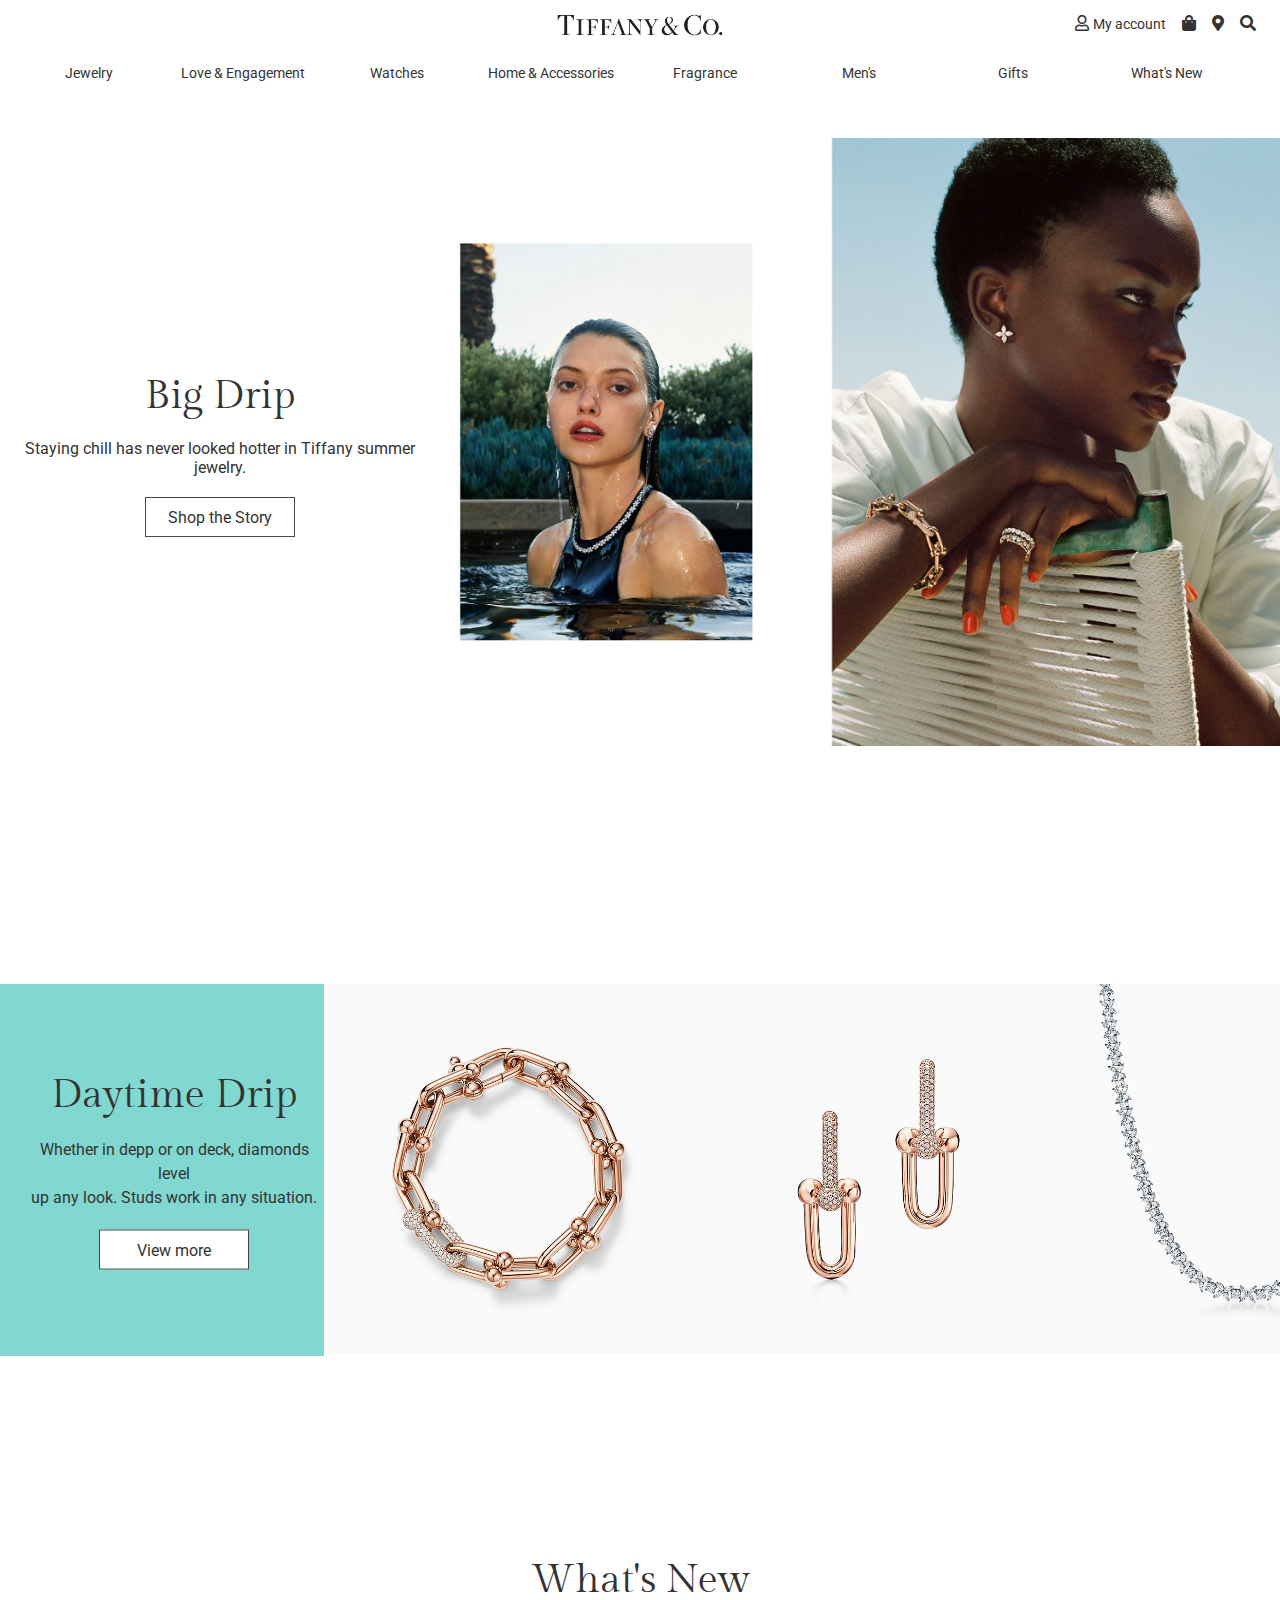
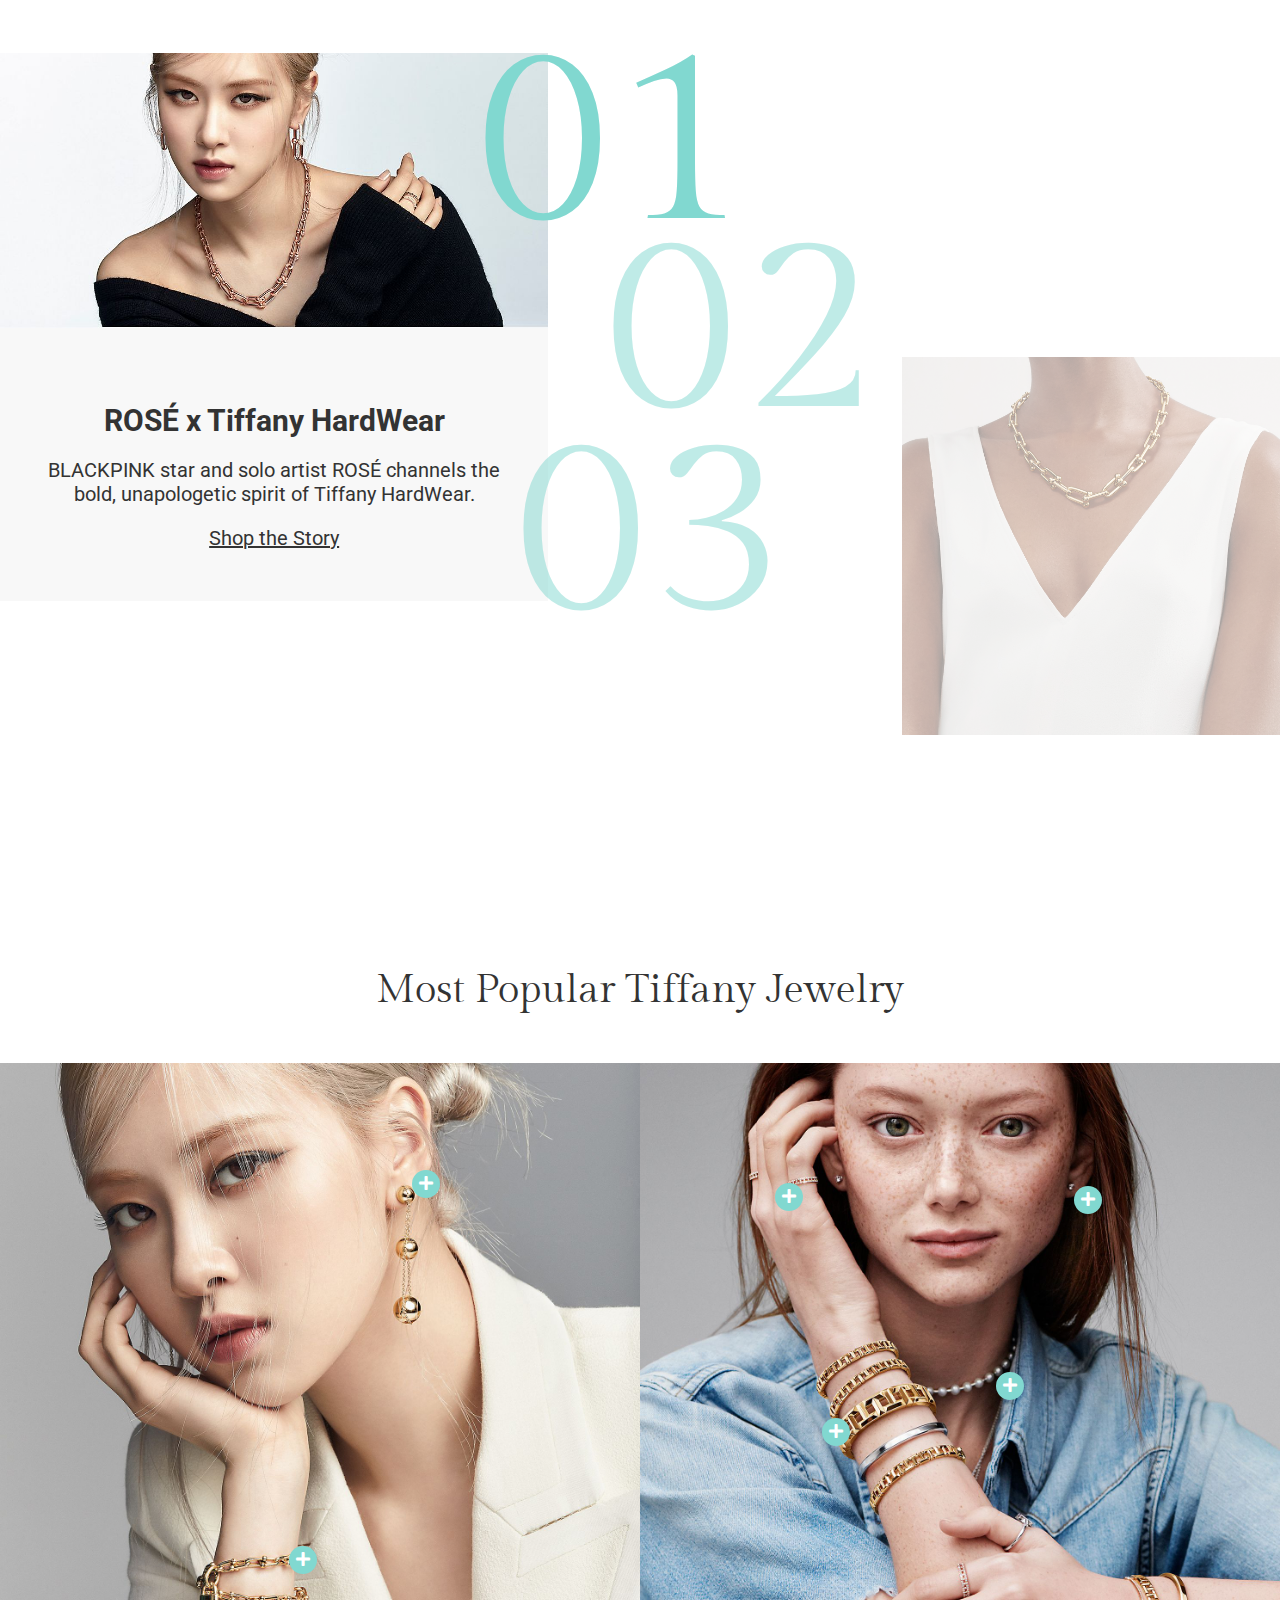
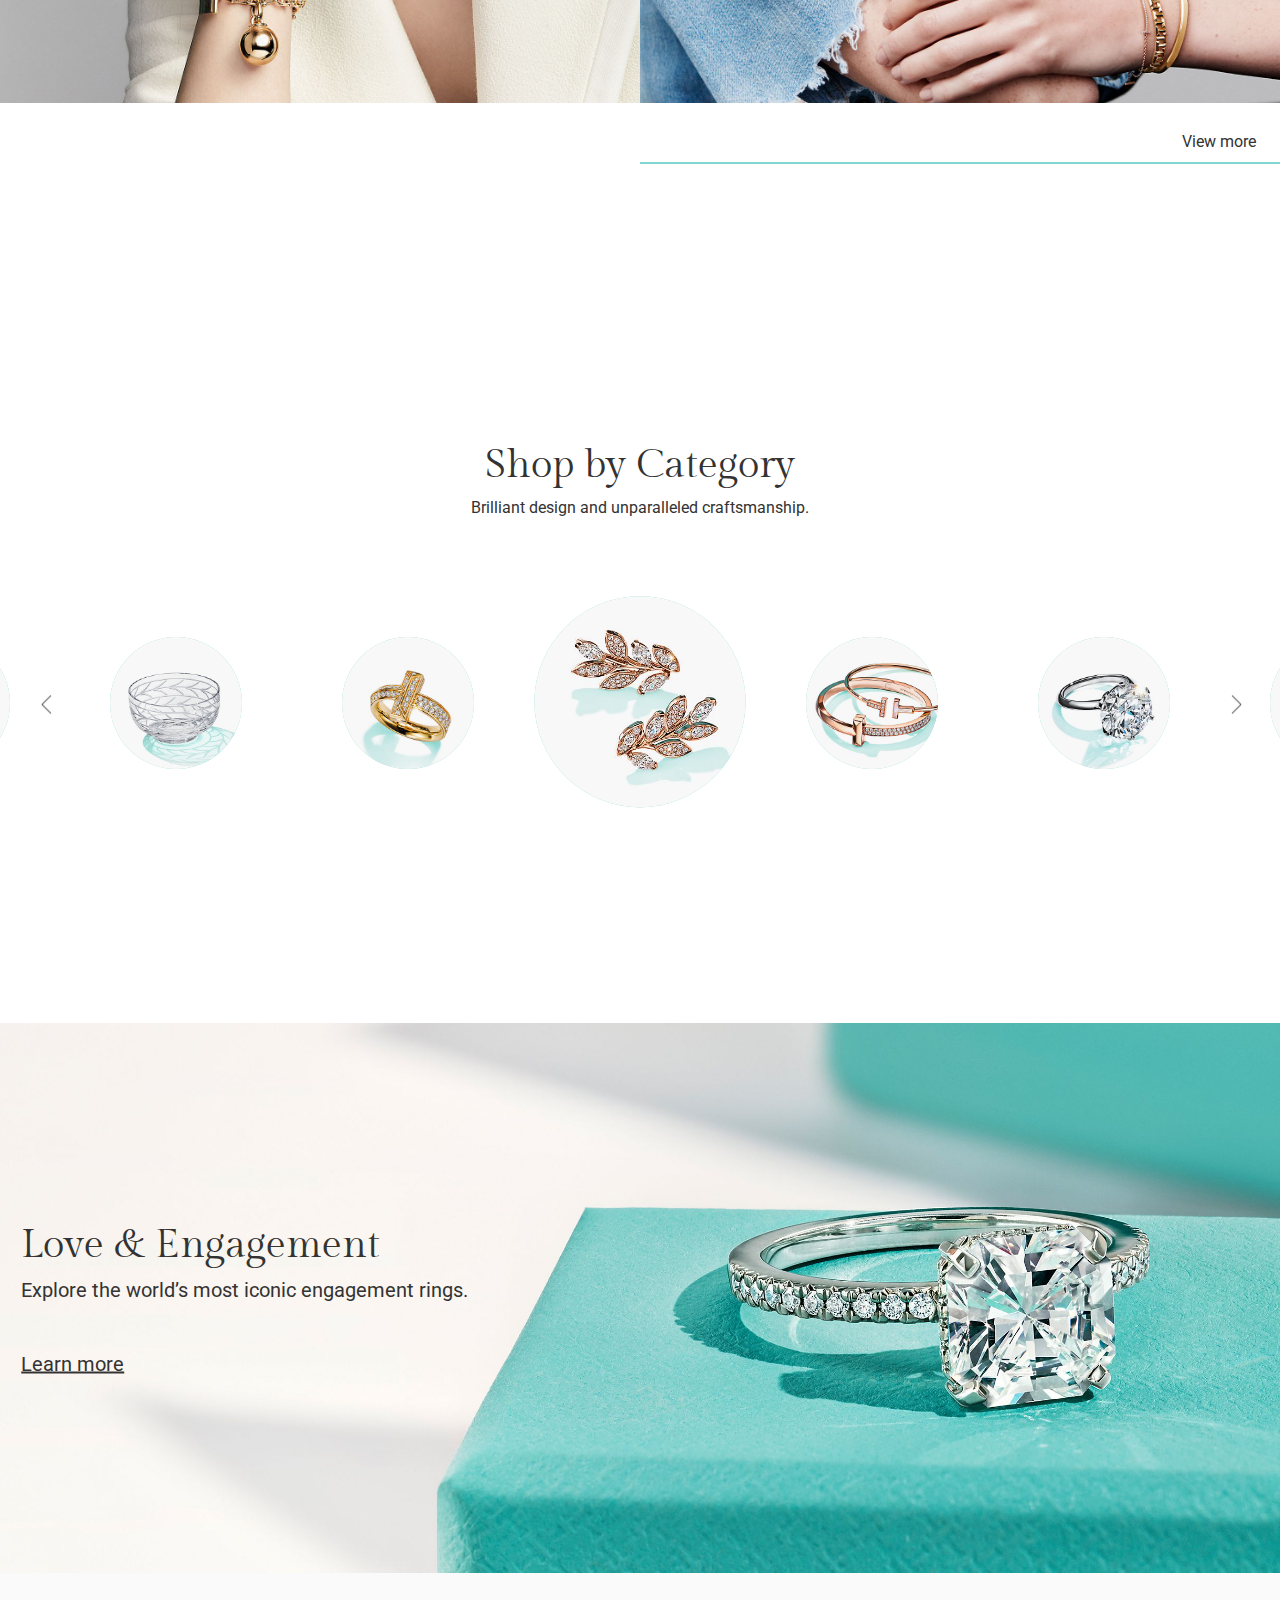
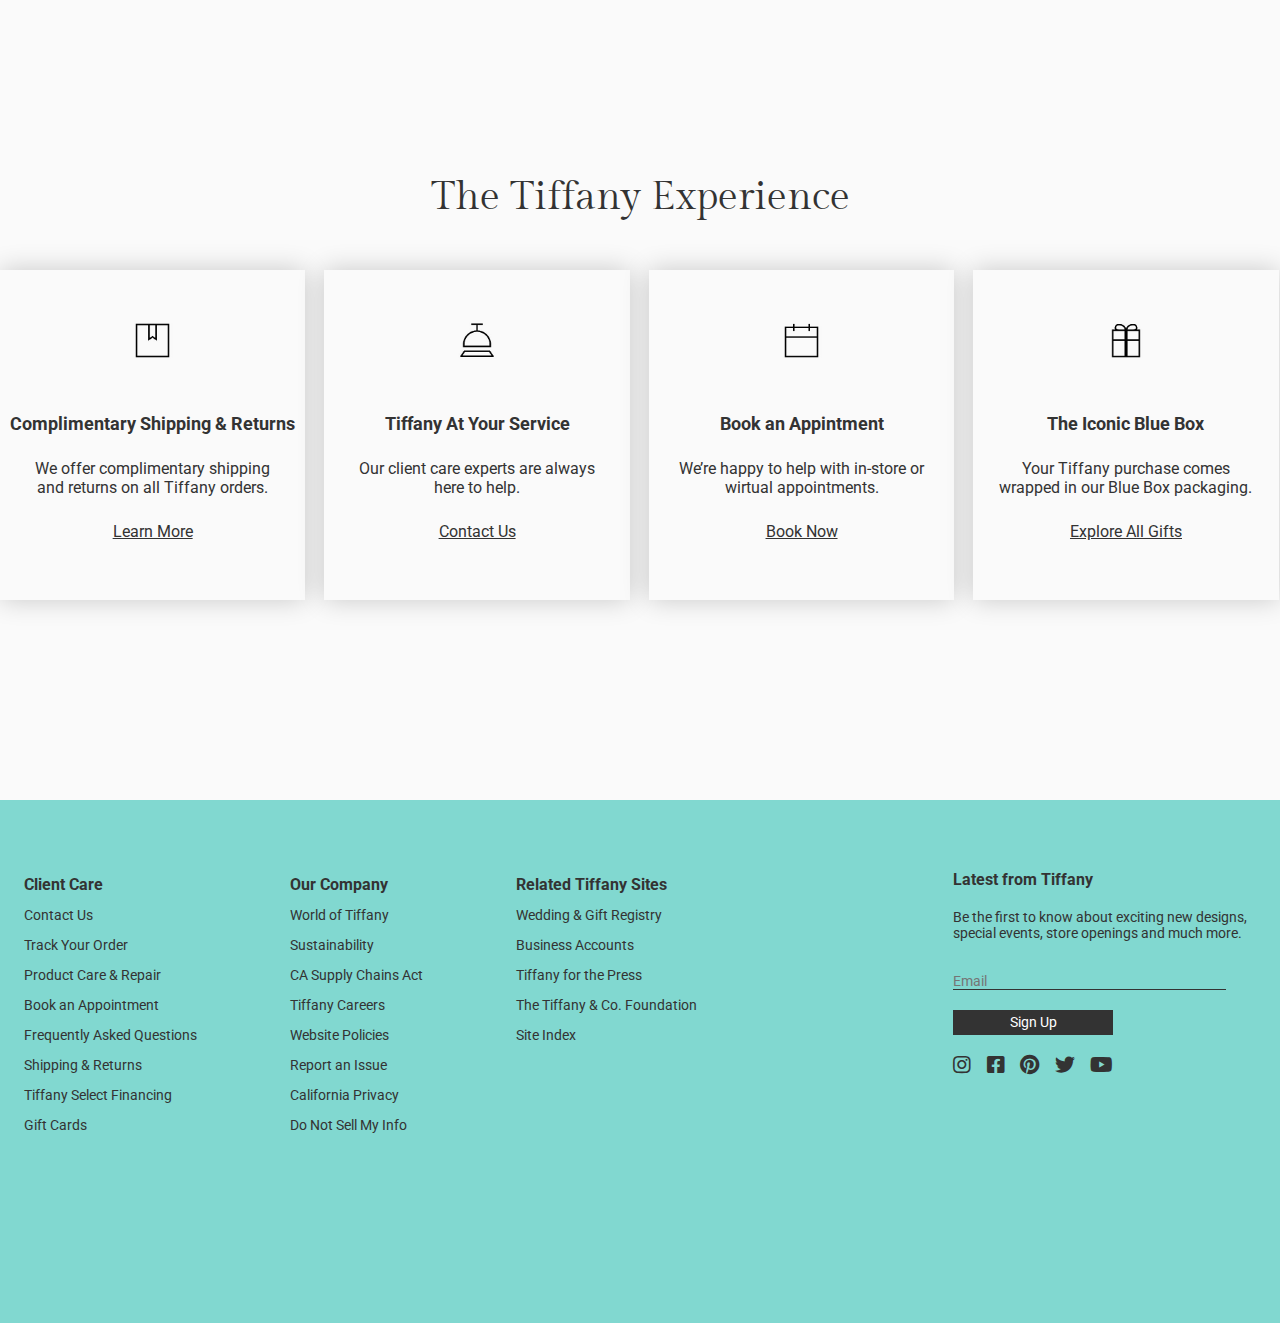
<file: index.html>
<!DOCTYPE html>
<html lang="ko">
<head>
    <meta charset="UTF-8">
    <meta http-equiv="X-UA-Compatible" content="IE=edge">
    <meta name="viewport" content="width=device-width, initial-scale=1.0">
    <title>Tiffany & Co.</title>
    
    <link href="lib/slick/slick.css" rel="stylesheet" />
    <link href="lib/slick/slick-theme.css" rel="stylesheet" />
    <link rel="stylesheet" href="https://cdnjs.cloudflare.com/ajax/libs/font-awesome/5.15.3/css/all.min.css" referrerpolicy="no-referrer" />

    <link href="css/t_common.css" rel="stylesheet" />
    <link href="css/tiffanyandco.css" rel="stylesheet" />
    
    <script src="lib/jquery-3.6.0.min.js"></script>
    <script src="lib/slick/slick.min.js"></script>
    <script src="js/tiffanyandco.js"></script>
</head>
<body>
    <header>
        <div class="header_pc">
            <div class="header01">
                <div class="tiffany_logo"><a href="index.html">tiffany logo</a></div>
                <nav class="menu_icon">
                    <ul>
                        <li>
                            <a href="#">
                                <i class="far fa-user"></i>
                                <span>My account</span>
                            </a>
                        </li>
                        <li>
                            <a href="#"><i class="fas fa-shopping-bag"></i></a>
                        </li>
                        <li>
                            <a href="#"><i class="fas fa-map-marker-alt"></i></a>
                        </li>
                        <li>
                            <a href="#"><i class="fas fa-search"></i></a>
                            <a href="#"><i class="fas fa-times"></i></a>
                        </li>
                    </ul>
                </nav><!-- .menu_icon end -->
                <div class="header_mobile">
                    <div class="m_close m_icon">close<i class="fas fa-times"></i></div>
                    <div class="m_prev m_icon">prev<i class="fas fa-chevron-left"></i></div>
                    <div class="m_menu">
                        <span></span>
                        <span></span>
                        <span></span>
                    </div>
                </div><!-- .header_mobile end -->
            </div><!-- .header01 end -->
            <div class="header02">
                <nav>
                    <ul class="clearfix">
                        <li class="depth01">
                            <a href="#">Jewelry</a>
                        </li><!-- .depth01 end -->
                        <li class="depth01">
                            <a href="#">Love & Engagement</a>
                        </li><!-- .depth01 end -->
                        <li class="depth01">
                            <a href="#">Watches</a>
                        </li><!-- .depth01 end -->
                        <li class="depth01">
                            <a href="#">Home & Accessories</a>
                        </li><!-- .depth01 end -->
                        <li class="depth01">
                            <a href="#">Fragrance</a>
                        </li><!-- .depth01 end -->
                        <li class="depth01">
                            <a href="#">Men's</a>
                        </li><!-- .depth01 end -->
                        <li class="depth01">
                            <a href="#">Gifts</a>
                        </li><!-- .depth01 end -->
                        <li class="depth01">
                            <a href="#">What's New</a>
                        </li><!-- .depth01 end -->
                    </ul>
                    <div class="menu_bar"></div>
                </nav>
            </div><!-- .header02 end -->
            <ul class="menu_whole">
                <li class="depth02">
                    <ul class="depth03">
                        <span>Shop by Category</span>
                        <li><a href="#">Necklaces & Pendants</a></li>
                        <li><a href="#">Bracelets</a></li>
                        <li><a href="#">Earrings</a></li>
                        <li><a href="#">Rings</a></li>
                        <li><a href="#">Charms</a></li>
                        <li class="depth03_all"><a href="#">Explore All Categories ></a></li>
                    </ul><!-- .depth03 end -->
                    <ul class="depth03">
                        <span>Shop by Metal</span>
                        <li><a href="#">Gold Jewelry</a></li>
                        <li><a href="#">Rose Gold Jewelry</a></li>
                        <li><a href="#">Platinum Jewelry</a></li>
                        <li><a href="#">Sterling Silver Jewelry</a></li>
                    </ul><!-- .depth03 end -->
                    <ul class="depth03">
                        <span>Shop by Gemstone</span>
                        <li><a href="#">Diamond Jewelry</a></li>
                        <li><a href="#">Pearl Jewelry</a></li>
                        <li><a href="#">Turquoise Jewelry</a></li>
                        <li><a href="#">Aquamarine Jewelry</a></li>
                        <li><a href="#">Colored Gemstone Jewelry</a></li>
                    </ul><!-- .depth03 end -->
                    <ul class="depth03">
                        <span>Curated Shops</span>
                        <li><a href="sub/t_sub01.html">Most Popular Jewelry</a></li>
                        <li><a href="#">New Jewelry</a></li>
                        <li><a href="#">High Jewerly</a></li>
                        <li><a href="#">Statement Silver Jewelry</a></li>
                        <li><a href="#">Dainty jewelry</a></li>
                        <li><a href="#">Stud Earrings</a></li>
                        <li><a href="#">Hoop Earrings</a></li>
                        <li><a href="#">Stacking Rings</a></li>
                    </ul><!-- .depth03 end -->
                </li><!-- .depth02 end -->
                <li class="depth02">
                    <div class="menu_half_left">
                        <ul class="depth03">
                            <span>Engagement Suite</span>
                            <li><a href="#">Engagement Rings</a></li>
                            <li><a href="#">Men's Engagment Rings</a></li>
                            <li><a href="#">The Guide to Diamonds</a></li>
                            <li><a href="#">A lifetime of Service</a></li>
                            <li><a href="#">The Journey of a Tiffany Diamond</a></li>
                            <li><a href="#">Book an Appointment widh a Diamond Expert</a></li>
                            <li class="depth03_all"><a href="#">Explore All Engagement ></a></li>
                        </ul><!-- .depth03 end -->
                        <ul class="depth03">
                            <span>Love</span>
                            <li><a href="#">Women's Wedding Bands</a></li>
                            <li><a href="#">Men's Wedding Bands</a></li>
                            <li><a href="#">Wedding Band Sets</a></li>
                            <li><a href="#">Couples' Rings</a></li>
                        </ul><!-- .depth03 end -->
                    </div><!-- .menu_half_left end -->
                    <div class="menu_half_right">
                        <div class="menu_img">
                            <div>
                                <img src="img/menu_engagement03.jpeg" alt="rings" />
                            </div>
                            <div>
                                <img src="img/menu_engagement02.jpeg" alt="couple rings" />
                            </div>
                        </div><!-- .menu_img -->
                    </div><!-- .menu_half_right end -->
                </li><!-- .depth02 end -->
                <li class="depth02">
                    <div class="menu_half_left">
                        <ul class="depth03">
                            <span>Curated Shops</span>
                            <li><a href="#">Women's Watches</a></li>
                            <li><a href="#">Men's Watches</a></li>
                            <li><a href="#">Patek Philippe</a></li>
                            <li class="depth03_all"><a href="#">Explore All Watches ></a></li>
                        </ul><!-- .depth03 end -->
                        <ul class="depth03">
                            <span>Shop by Collection</span>
                            <li><a href="#">Atlas® Watches</a></li>
                            <li><a href="#">Tiifany 1837® Makers Watches</a></li>
                            <li><a href="#">Tiffany Cocktail Watches</a></li>
                            <li><a href="#">Tiffany Metro Watches</a></li>
                            <li><a href="#">Tiffany East West® Watches</a></li>
                        </ul><!-- .depth03 end -->
                    </div><!-- .menu_half_left end -->
                    <div class="menu_half_right">
                        <div class="menu_img">
                            <div>
                                <img src="img/menu_watches01.jpg" alt="watch" />
                            </div>
                            <div>
                                <img src="img/menu_watches02.jpg" alt="watch" />
                            </div>
                        </div><!-- .menu_img -->
                    </div><!-- .menu_half_right end-->
                </li><!-- .depth02 end -->
                <li class="depth02">
                    <div class="menu_half_left">
                        <ul class="depth03">
                            <span>Home</span>
                            <li><a href="#">Tableware & Dinnerware</a></li>
                            <li><a href="#">Bar & Drinkware</a></li>
                            <li><a href="#">Decor</a></li>
                            <li><a href="#">Games & Novelties</a></li>
                            <li><a href="#">Baby</a></li>
                            <li class="depth03_all"><a href="#">Explore All Home ></a></li>
                        </ul><!-- .depth03 end -->
                        <ul class="depth03">
                            <span>Accessories</span>
                            <li><a href="#">Women's Accessories</a></li>
                            <li><a href="#">Men's Accessories</a></li>
                            <li><a href="#">Personal Accessories</a></li>
                            <li><a href="#">Leather Goods</a></li>
                            <li><a href="#">Sunglasses</a></li>
                            <li><a href="#">Pets</a></li>
                            <li class="depth03_all"><a href="#">Explore All Accessories ></a></li>
                        </ul><!-- .depth03 end -->
                    </div><!-- .menu_half_left end -->
                    <div class="menu_half_right">
                        <div class="menu_img">
                            <div>
                                <img src="img/menu_home01.jpg" alt="pet" />
                            </div>
                            <div>
                                <img src="img/menu_home02.jpg" alt="plates" />
                            </div>
                        </div><!-- .menu_img -->
                    </div><!-- .menu_half_right end-->
                </li><!-- .depth02 end -->
                <li class="depth02">
                    <div class="menu_half_left">
                        <ul class="depth03">
                            <span>Shop by Collection</span>
                            <li><a href="#">Signature Collection</a></li>
                            <li><a href="#">Tiffany & Love</a></li>
                            <li><a href="#">Tiffany & Co. Wild Iris Parfum</a></li>
                            <li class="depth03_all"><a href="#">Shop All Fragrance ></a></li>
                        </ul><!-- .depth03 end -->
                    </div><!-- .menu_half_left end -->
                    <div class="menu_half_right">
                        <div class="menu_img">
                            <img src="img/menu_fragrance02.jpeg" alt="fragrance" />
                        </div><!-- .menu_img -->
                    </div><!-- .menu_half_right end -->
                </li><!-- .depth02 end -->
                <li class="depth02">
                    <div class="menu_half_left">
                        <ul class="depth03">
                            <span>Shop by Category</span>
                            <li><a href="#">Necklaces & Pendants</a></li>
                            <li><a href="#">Bracelets</a></li>
                            <li><a href="#">Rings</a></li>
                            <li><a href="#">Accessories</a></li>
                            <li><a href="#">Watches</a></li>
                            <li><a href="#">Bar & Drinkware</a></li>
                            <li><a href="#">Games & Novelties</a></li>
                            <li class="depth03_all"><a href="#">Explore All Men's ></a></li>
                        </ul><!-- .depth03 end -->
                    </div><!-- .menu_half_left end -->
                    <div class="menu_half_right">
                        <div class="menu_img">
                            <img src="img/menu_mens03.jpg" alt="men's bracelet" />
                        </div><!-- .menu_img -->
                    </div><!-- .menu_half_right end-->
                </li><!-- .depth02 end -->
                <li class="depth02">
                    <div class="menu_half_left">
                        <ul class="depth03">
                            <span>Gifts for ...</span>
                            <li><a href="#">Graduates</a></li>
                            <li><a href="#">Her</a></li>
                            <li><a href="#">Him</a></li>
                            <li><a href="#">Baby</a></li>
                            <li><a href="#">The Home</a></li>
                            <li><a href="#">The Couple</a></li>
                            <li class="depth03_all"><a href="#">Explore All Gifts ></a></li>
                        </ul><!-- .depth03 end -->
                        <ul class="depth03">
                            <span>Discover</span>
                            <li><a href="#">Gifts $500 & Under</a></li>
                            <li><a href="#">Most Coveted Gifts</a></li>
                            <li><a href="#">Gifts to Personalize</a></li>
                            <li><a href="#">Anniversary Gifts</a></li>
                            <li><a href="#">Birthday Gifts</a></li>
                        </ul><!-- .depth03 end -->
                    </div><!-- .menu_half_left end -->
                    <div class="menu_half_right">
                        <div class="menu_img">
                            <img src="img/menu_gifts02.jpg" alt="gifts" />
                        </div><!-- .menu_img -->
                    </div><!-- .menu_half_right end-->
                </li><!-- .depth02 end -->
                <li class="depth02">
                    <div class="menu_half_left">
                        <ul class="depth03">
                            <span>Top Stories</span>
                            <li><a href="#">Not Your Mother's Tiffany</a></li>
                            <li><a href="#">Tiffany Celebration Rings</a></li>
                            <li><a href="#">Big Drip</a></li>
                            <li><a href="#">Rose x Tiffany HardWear</a></li>
                            <li class="depth03_all"><a href="#">Explore All What's New ></a></li>
                        </ul><!-- .depth03 end -->
                        <ul class="depth03">
                            <span>More to Explore</span>
                            <li><a href="#">Sustainability</a></li>
                            <li><a href="#">Our Diamond Traceability Story</a></li>
                            <li><a href="#">High Jewelry</a></li>
                            <li><a href="#">The World of Tiffany</a></li>
                        </ul><!-- .depth03 end -->
                    </div><!-- .menu_half_left end -->
                    <div class="menu_half_right">
                        <div class="menu_img">
                            <img src="img/menu_whats_new.jpg" alt="women's pic" />
                        </div><!-- .menu_img -->
                    </div><!-- .menu_half_right end -->
                </li><!-- .depth02 end -->
            </ul><!-- .menu_whole end -->
        </div><!-- .header_pc end -->
        
        <div class="menu_bg"></div>
        <div class="menu_bg02"></div>
        
        
    </header>
    <div class="main_visual">
        <div>
            <div class="main_visual_mobile"><img src="img/mian_visual_mobile.jpeg" alt="mobile mainvisual"/></div>
            <div class="main_visual_text">
                <h1>Big Drip</h1>
                <p>Staying chill has never looked hotter in Tiffany summer jewelry.</p>
                <a href="sub/t_sub01.html" class="button">Shop the Story</a>
            </div><!-- .main_visual_text end -->
        </div>
    </div><!-- .main_visual end -->
    <section class="cont01">
        <div class="box_left">
            <div>
                <h2>Daytime Drip</h2>
                <p>Whether in depp or on deck, diamonds level<br/>up any look. Studs work in any situation.</p>
                <a href="#" class="button">View more</a>
            </div>
        </div><!-- .box_left end -->
        <div class="box_right">
            <a href="#">
                <img src="img/daytimedrip01.jpeg" alt="link bracelet" />
                <p>
                    Link Bracelet<br/>
                    $17,500
                </p>
            </a>
            <a href="#">
                <img src="img/daytimedrip02.jpeg" alt="Link Earrings" />
                <p>
                    Link Earrings<br/>
                    $12,600
                </p>
            </a>
            <a href="#">
                <img src="img/daytimedrip03.jpeg" alt="Alternating Graduated Necklace" />
                <p>
                    Alternating Graduated Necklace<br/>
                    $77,000
                </p>
            </a>
            <a href="#">
                <img src="img/daytimedrip04.jpeg" alt="Tiffany Victoria® Earrings" />
                <p>
                    Tiffany Victoria® Earrings<br/>
                    $9,900
                </p>
            </a>
            <a href="#">
                <img src="img/daytimedrip05.jpeg" alt="Sixteen Stone Ring" />
                <p>
                    Sixteen Stone Ring<br/>
                    $10,500
                </p>
            </a>
            <a href="#">
                <img src="img/daytimedrip06.jpeg" alt="True Narrow Bracelet" />
                <p>
                    True Narrow Bracelet<br/>
                    $5,800
                </p>
            </a>
            <a href="#">
                <img src="img/daytimedrip07.jpeg" alt="T1 Ring" />
                <p>
                    T1 Ring<br/>
                    $1,700
                </p>
            </a>
            <a href="#">
                <img src="img/daytimedrip08.jpeg" alt="T1 Hinged Bangle" />
                <p>
                    T1 Hinged Bangle<br/>
                    $9,900
                </p>
            </a>
        </div><!-- .box_right end -->
    </section><!-- .cont01 end-->
    <section class="cont02">
        <h2>What's New</h2>
        <nav class="cont02_in">
            <ul>
                <li class="new01">
                    <h3>01</h3>
                    <div class="cont02_main new01_in">
                        <div>
                            <img src="img/whats_new02.jpeg" alt="ROSÉ x tiffany hardwear" />
                            <div class="cont02_text new01_text">
                                <dl>
                                    <dt>ROSÉ x Tiffany HardWear</dt>
                                    <dd>BLACKPINK star and solo artist ROSÉ channels the<br />
                                    bold, unapologetic spirit of Tiffany HardWear.</dd>
                                </dl>
                                <a href="#">Shop the Story</a>
                            </div><!-- .new01_text end -->
                        </div>
                    </div><!-- .new01_in end -->
                    <div class="cont02_bg new_bg01">
                        <img src="img/whatsnew_bg01.jpeg" alt="necklaces" />
                    </div><!-- .new_bg01 end -->
                </li><!-- .new01 end -->
                <li class="new02">
                    <h3>02</h3>
                    <div class="cont02_main new02_in">
                        <div>
                            <img src="img/whats_new01.jpeg" alt="Tiffany Celebration® Rings" />
                            <div class="cont02_text new02_text">
                                <dl>
                                    <dt>Tiffany Celebration® Rings</dt>
                                    <dd>Discover rings that are made to mark the moments in<br />
                                    life that matter most.</dd>
                                </dl>
                                <a href="#">Shop the Story</a>
                            </div><!-- .new02_text end -->
                        </div>
                    </div><!-- .new02_in end -->
                    <div class="cont02_bg new_bg02">
                        <img src="img/whatsnew_bg03.jpg" alt="rings" />
                    </div><!-- .new_bg02 end -->
                </li><!-- .new02 end -->
                <li class="new03">
                    <h3>03</h3>
                    <div class="cont02_main new03_in">
                        <div>
                            <img src="img/whats_new03.jpeg" alt="This Ain’t No Old School" />
                            <div class="cont02_text new03_text">
                                <dl>
                                    <dt>This Ain’t No Old School</dt>
                                    <dd>Not your mother’s Tiffany.</dd>
                                </dl>
                                <a href="#">Shop the Story</a>
                            </div><!-- .new03_text end -->
                        </div>
                    </div><!-- .new03_in end -->
                    <div class="cont02_bg new_bg03">
                        <img src="img/whatsnew_bg04.jpeg" alt="necklaces" />
                    </div><!-- .new_bg03 end -->
                </li><!-- .new03 end -->
            </ul>
        </nav><!-- .cont02_in end -->
    </section><!-- .cont02 end -->
    <section class="cont03 clearfix">
        <h2>Most Popular Tiffany Jewelry</h2>
        <div class="cont03_in clearfix">
            <div class="cont03_left">
                <div class="cont03_bg">
                    <img src="img/best_jewelry01.jpeg" alt="ROSE" />
                </div><!-- .cont03_bg end -->
                <ul class="cont03_click">
                    <li class="left_click01">
                        <p class="plus"><i class="fas fa-plus"></i></p>
                        <p class="minus"><i class="fas fa-minus"></i></p>
                    </li>
                    <li class="left_click02">
                        <p class="plus"><i class="fas fa-plus"></i></p>
                        <p class="minus"><i class="fas fa-minus"></i></p>
                    </li>
                </ul><!-- .cont03_click end -->
                <ul class="cont03_product">
                    <li class="left_product01">
                        <a href="#">
                            <div>
                                <img src="img/tiffany_popular_earrings01.jpeg" alt="earrings" />
                            </div>
                            <dl>
                                <dt>Triple Drip Earrings</dt>
                                <dd>$3,400</dd>
                            </dl>
                        </a>
                    </li>
                    <li class="left_product02">
                        <a href="#">
                            <div>
                                <img src="img/tiffany_popular_bracelet04.jpeg" alt="bracelet" />
                            </div>
                            <dl>
                                <dt>Wrap Bracelet</dt>
                                <dd>$8,900</dd>
                            </dl>
                        </a>
                    </li>
                </ul><!-- .cont03_product end -->
            </div><!-- .cont03_left end -->
            <div class="cont03_right">
                <div class="cont03_bg">
                    <img src="img/best_jewelry02.jpeg" alt="woman with jewelry" />
                </div><!-- .cont03_bg end -->
                <ul class="cont03_click">
                    <li class="right_click01">
                        <p class="plus"><i class="fas fa-plus"></i></p>
                        <p class="minus"><i class="fas fa-minus"></i></p>
                    </li>
                    <li class="right_click02">
                        <p class="plus"><i class="fas fa-plus"></i></p>
                        <p class="minus"><i class="fas fa-minus"></i></p>
                    </li>
                    <li class="right_click03">
                        <p class="plus"><i class="fas fa-plus"></i></p>
                        <p class="minus"><i class="fas fa-minus"></i></p>
                    </li>
                    <li class="right_click04">
                        <p class="plus"><i class="fas fa-plus"></i></p>
                        <p class="minus"><i class="fas fa-minus"></i></p>
                    </li>
                </ul><!-- .cont03_click -->
                <ul class="cont03_product">
                    <li class="right_product01">
                        <a href="#">
                            <div>
                                <img src="img/tiffany_popular_rings01.jpeg" alt="ring" />
                            </div>
                            <dl>
                                <dt>Tiffany T<br/>True Narrow Ring</dt>
                                <dd>$4,200</dd>
                            </dl>
                        </a>
                    </li>
                    <li class="right_product02">
                        <a href="#">
                            <div>
                                <img src="img/tiffany_popular_earrings02.jpeg" alt="earrings" />
                            </div>
                            <dl>
                                <dt>Tiffany Solitaire Diamond Earrings</dt>
                                <dd>$1,250</dd>
                            </dl>
                        </a>
                    </li>
                    <li class="right_product03">
                        <a href="#">
                            <div>
                                <img src="img/tiffany_popular_necklaces01.jpeg" alt="necklaces" />
                            </div>
                            <dl>
                                <dt>Freshwater Pearl Nacklaces</dt>
                                <dd>$2,200</dd>
                            </dl>
                        </a>
                    </li>
                    <li class="right_product04">
                        <a href="#">
                            <div>
                                <img src="img/tiffany_popular_bracelet01.jpeg" alt="bracelet" />
                            </div>
                            <dl>
                                <dt>Tiffany T<br/>True Narrow Bracelet</dt>
                                <dd>$5,800</dd>
                            </dl>
                        </a>
                        <a href="#">
                            <div>
                                <img src="img/tiffany_popular_bracelet02.jpeg" alt="bracelet" />
                            </div>
                            <dl>
                                <dt>Tiffany T<br/>True Hinged Bracelet</dt>
                                <dd>$16,000</dd>
                            </dl>
                        </a>
                        <a href="#">
                            <div>
                                <img src="img/tiffany_popular_bracelet03.jpeg" alt="bracelet" />
                            </div>
                            <dl>
                                <dt>Tiffany 1837®<br/>Makers Narrow Cuff</dt>
                                <dd>$425</dd>
                            </dl>
                        </a>
                    </li>
                </ul><!-- .cont03_product end -->
            </div><!-- .cont03_right end -->
        </div><!-- .cont03_in end -->
        <p><a href="#">View more</a></p>
    </section><!-- .cont03 end -->
    <section class="cont04">
        <h2>Shop by Category</h2>
        <p>Brilliant design and unparalleled craftsmanship.</p>
        <div class="cont04_in">
            <article style="width: 69.69%; height: 100%;">
                <a href="#">
                    <img src="img/category-earrings.jpeg" alt="earrings" />
                    <p>Earrings</p>
                </a>
            </article>
            <article>
                <a href="#">
                    <img src="img/category-bracelets.jpeg" alt="bracelets" />
                    <p>Bracelets</p>
                </a>
            </article>
            <article>
                <a href="#">
                    <img src="img/category-engagement.jpeg" alt="engagement rings" />
                    <p>Engagement Rings</p>
                </a>
            </article>
            <article>
                <a href="#">
                    <img src="img/category-pendants.jpeg" alt="necklaces" />
                    <p>Necklaces</p>
                </a>
            </article>
            <article>
                <a href="#">
                    <img src="img/category-home.jpeg" alt="home decor" />
                    <p>Home Decor</p>
                </a>
            </article>
            <article>
                <a href="#">
                    <img src="img/category-rings.jpeg" alt="rings" />
                    <p>Rings</p>
                </a>
            </article>
        </div><!-- .cont04_in end -->
    </section><!-- .cont04 end -->
    <section class="cont05">
        <div class="cont05_in">
            <div class="cont05_text">
                <h2>Love & Engagement</h2>
                <p>Explore the world’s most iconic engagement rings.</p>
                <a href="#">Learn more</a>
            </div><!-- .cont05_text end -->
        </div><!-- .cont05_in end -->
    </section><!-- .cont05 end -->
    <section class="cont06">
        <div class="cont06_in">
            <h2>The Tiffany Experience</h2>
            <div class="experience clearfix">
                <article>
                    <div class="ex_text">
                        <dl>
                            <dt>Complimentary Shipping & Returns</dt>
                            <dd>We offer complimentary shipping<br/>
                                and returns on all Tiffany orders.</dd>
                        </dl>
                        <a href="#">Learn More</a>
                    </div>
                </article>
                <article>
                    <div class="ex_text">
                        <dl>
                            <dt>Tiffany At Your Service</dt>
                            <dd>Our client care experts are always<br/>
                                here to help.</dd>
                        </dl>
                        <a href="#">Contact Us</a>
                    </div>
                </article>
                <article>
                    <div class="ex_text">
                        <dl>
                            <dt>Book an Appintment</dt>
                            <dd>We’re happy to help with in-store or<br/>
                                wirtual appointments.</dd>
                        </dl>
                        <a href="#">Book Now</a>
                    </div>
                </article>
                <article>
                    <div class="ex_text">
                        <dl>
                            <dt>The Iconic Blue Box</dt>
                            <dd>Your Tiffany purchase comes<br/>
                                wrapped in our Blue Box packaging.</dd>
                        </dl>
                        <a href="#">Explore All Gifts</a>
                    </div>
                </article>
            </div><!-- .experience end -->
        </div><!-- .cont06_in end -->
    </section><!-- .cont06 end -->
    <footer>
        <div class="footer_in">
            <nav class="footer_left">
                <ul class="clearfix">
                    <li class="f_depth01">
                        <a href="#">Client Care</a>
                        <ul class="f_depth02">
                            <li><a href="#">Contact Us</a></li>
                            <li><a href="#">Track Your Order</a></li>
                            <li><a href="#">Product Care & Repair</a></li>
                            <li><a href="#">Book an Appointment</a></li>
                            <li><a href="#">Frequently Asked Questions</a></li>
                            <li><a href="#">Shipping & Returns</a></li>
                            <li><a href="#">Tiffany Select Financing</a></li>
                            <li><a href="#">Gift Cards</a></li>
                        </ul>
                    </li><!-- .f_depth01 end -->
                    <li class="f_depth01">
                        <a href="#">Our Company</a>
                        <ul class="f_depth02">
                            <li><a href="#">World of Tiffany</a></li>
                            <li><a href="#">Sustainability</a></li>
                            <li><a href="#">CA Supply Chains Act</a></li>
                            <li><a href="#">Tiffany Careers</a></li>
                            <li><a href="#">Website Policies</a></li>
                            <li><a href="#">Report an Issue</a></li>
                            <li><a href="#">California Privacy</a></li>
                            <li><a href="#">Do Not Sell My Info</a></li>
                        </ul>
                    </li><!-- .f_depth01 end -->
                    <li class="f_depth01">
                        <a href="#">Related Tiffany Sites</a>
                        <ul class="f_depth02">
                            <li><a href="#">Wedding & Gift Registry</a></li>
                            <li><a href="#">Business Accounts</a></li>
                            <li><a href="#">Tiffany for the Press</a></li>
                            <li><a href="#">The Tiffany & Co. Foundation</a></li>
                            <li><a href="#">Site Index</a></li>
                        </ul><!-- .f_depth02 end -->
                    </li><!-- .f_depth01 end -->
                </ul>
            </nav><!-- .footer_left end -->
            <nav class="footer_right">
                <div class="sign_up">
                    <dl>
                        <dt>Latest from Tiffany</dt>
                        <dd>Be the first to know about exciting new designs,<br/>
                            special events, store openings and much more.</dd>
                    </dl>
                    <input type="text" id="sign" autocomplete="off" placeholder="Email" required>
                    <input type="button" value="Sign Up">
                </div><!-- .sign_up end -->
                <ul class="sns">
                    <li><i class="fab fa-instagram"></i></li>
                    <li><i class="fab fa-facebook-square"></i></li>
                    <li><i class="fab fa-pinterest"></i></li>
                    <li><i class="fab fa-twitter"></i></li>
                    <li><i class="fab fa-youtube"></i></li>
                </ul><!-- .sns end -->
            </nav><!-- .footer_right end -->
        </div><!-- .footer_in end -->
    </footer>

    
</body>
</html>
</file>
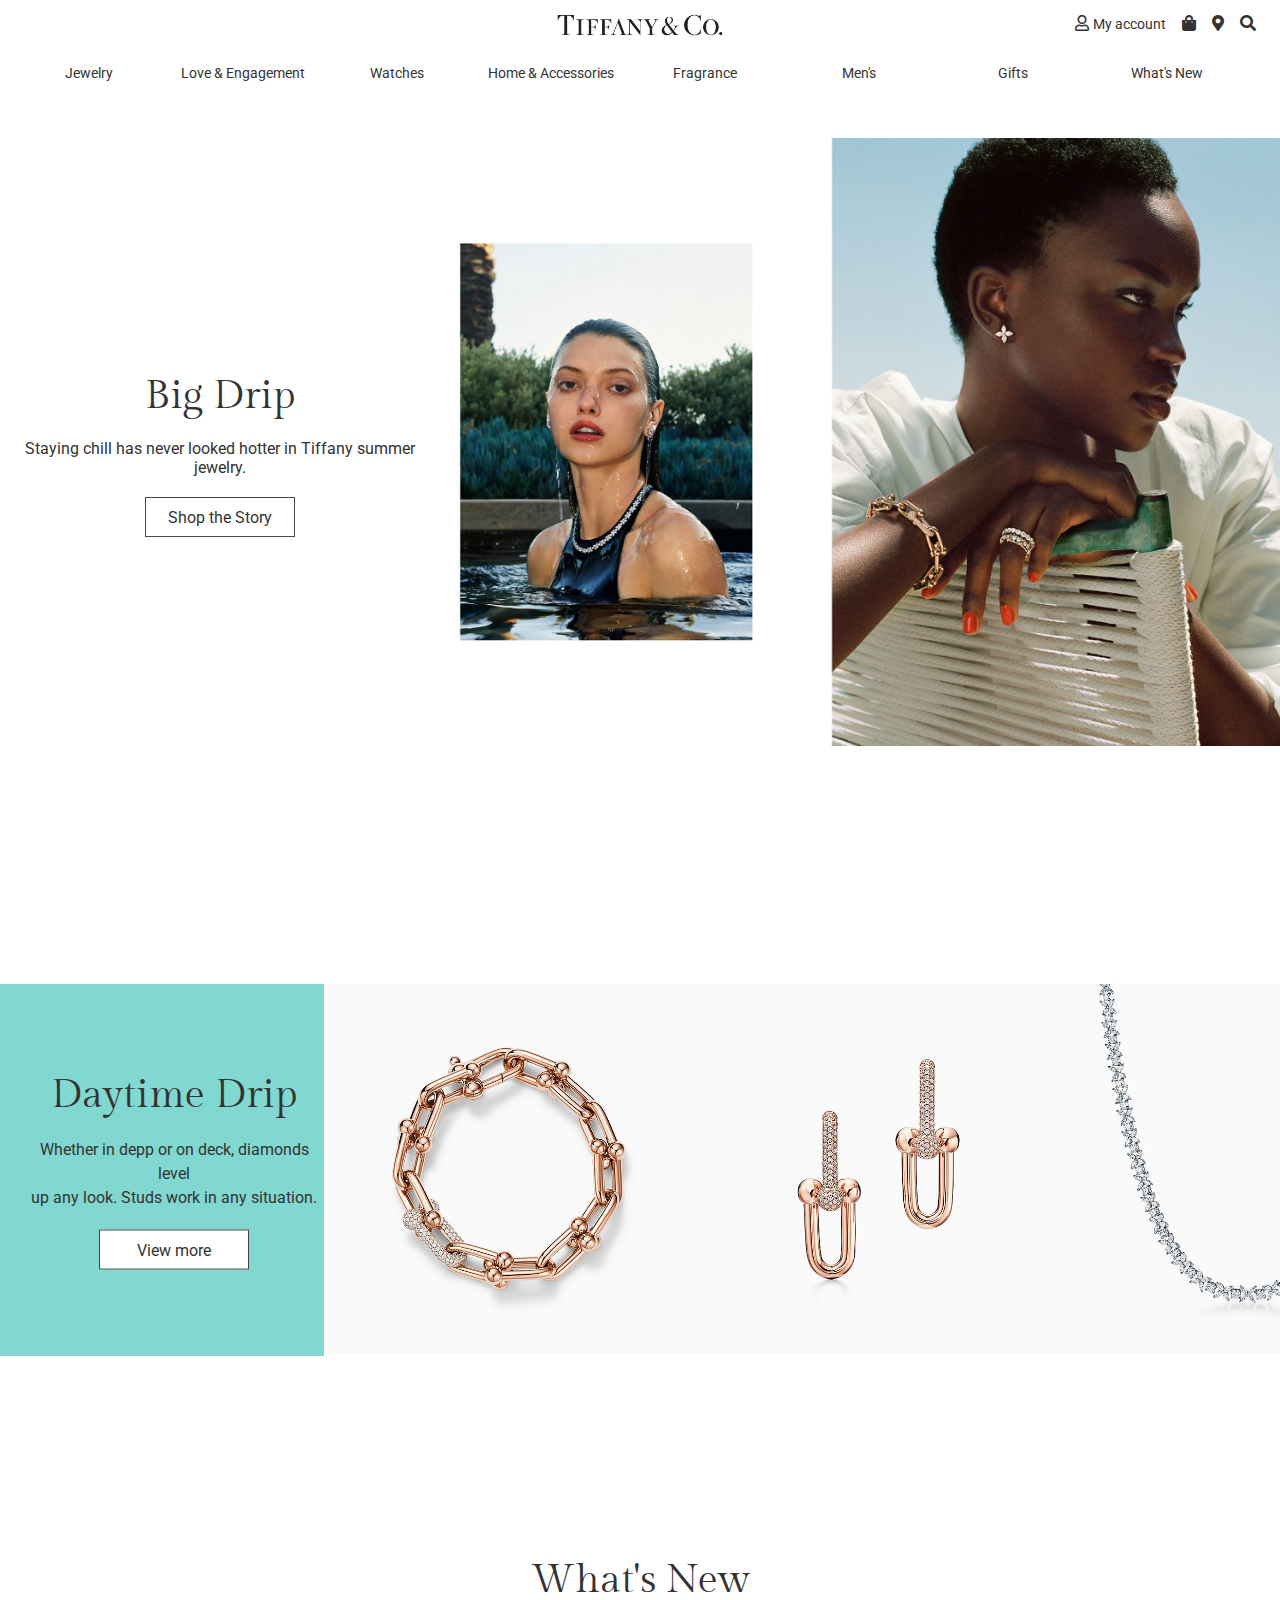
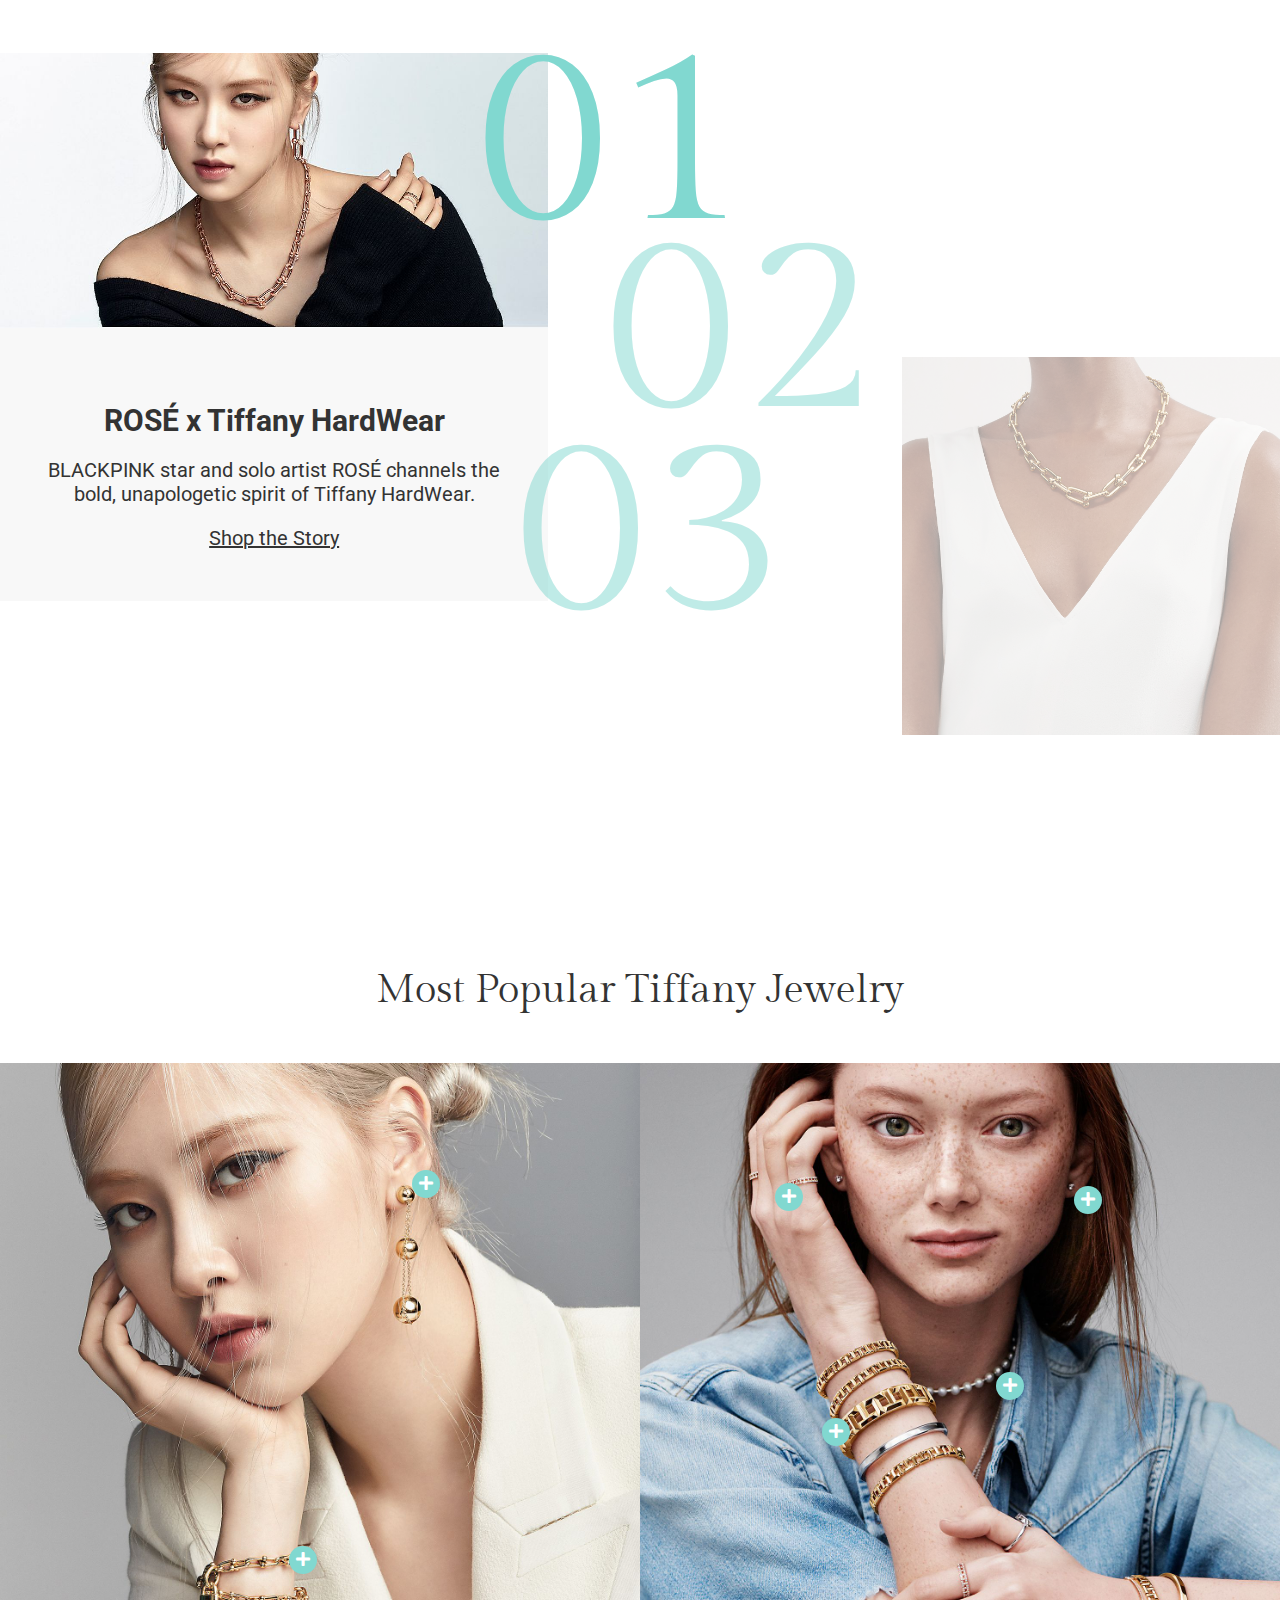
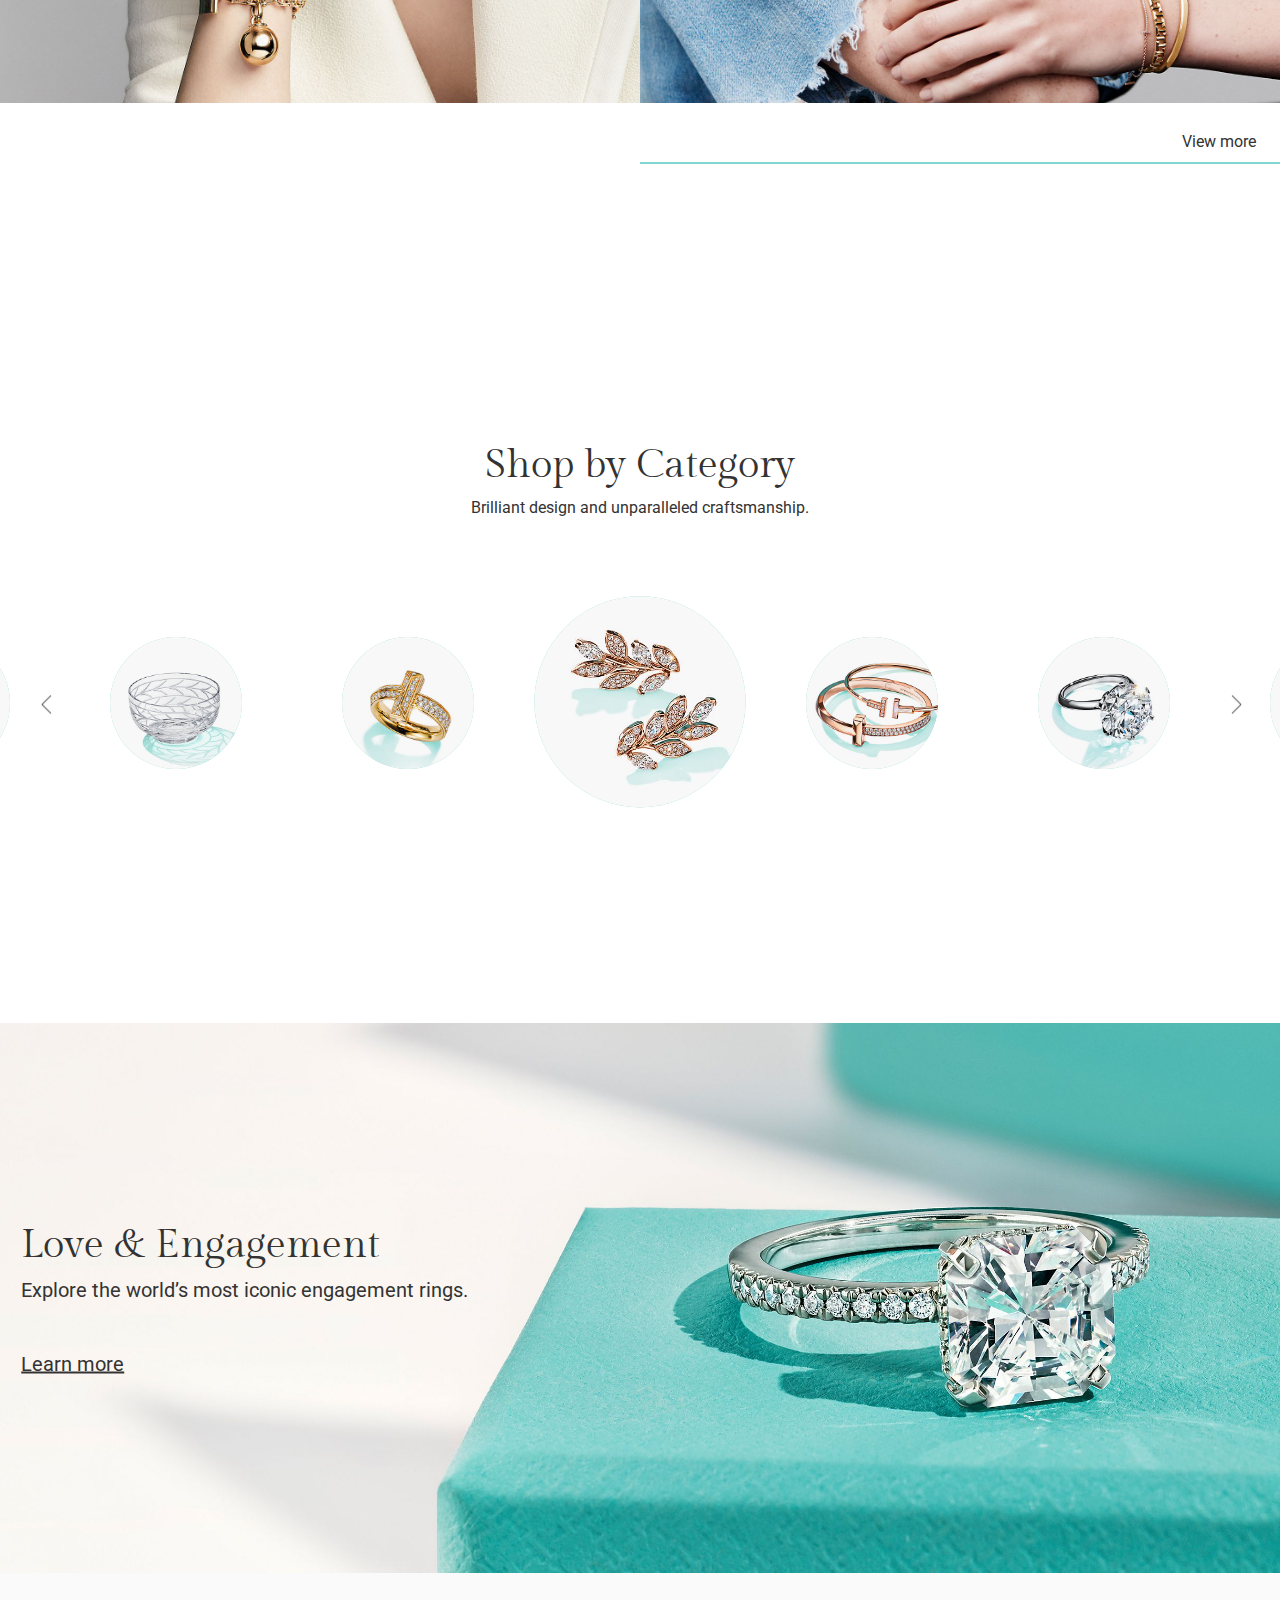
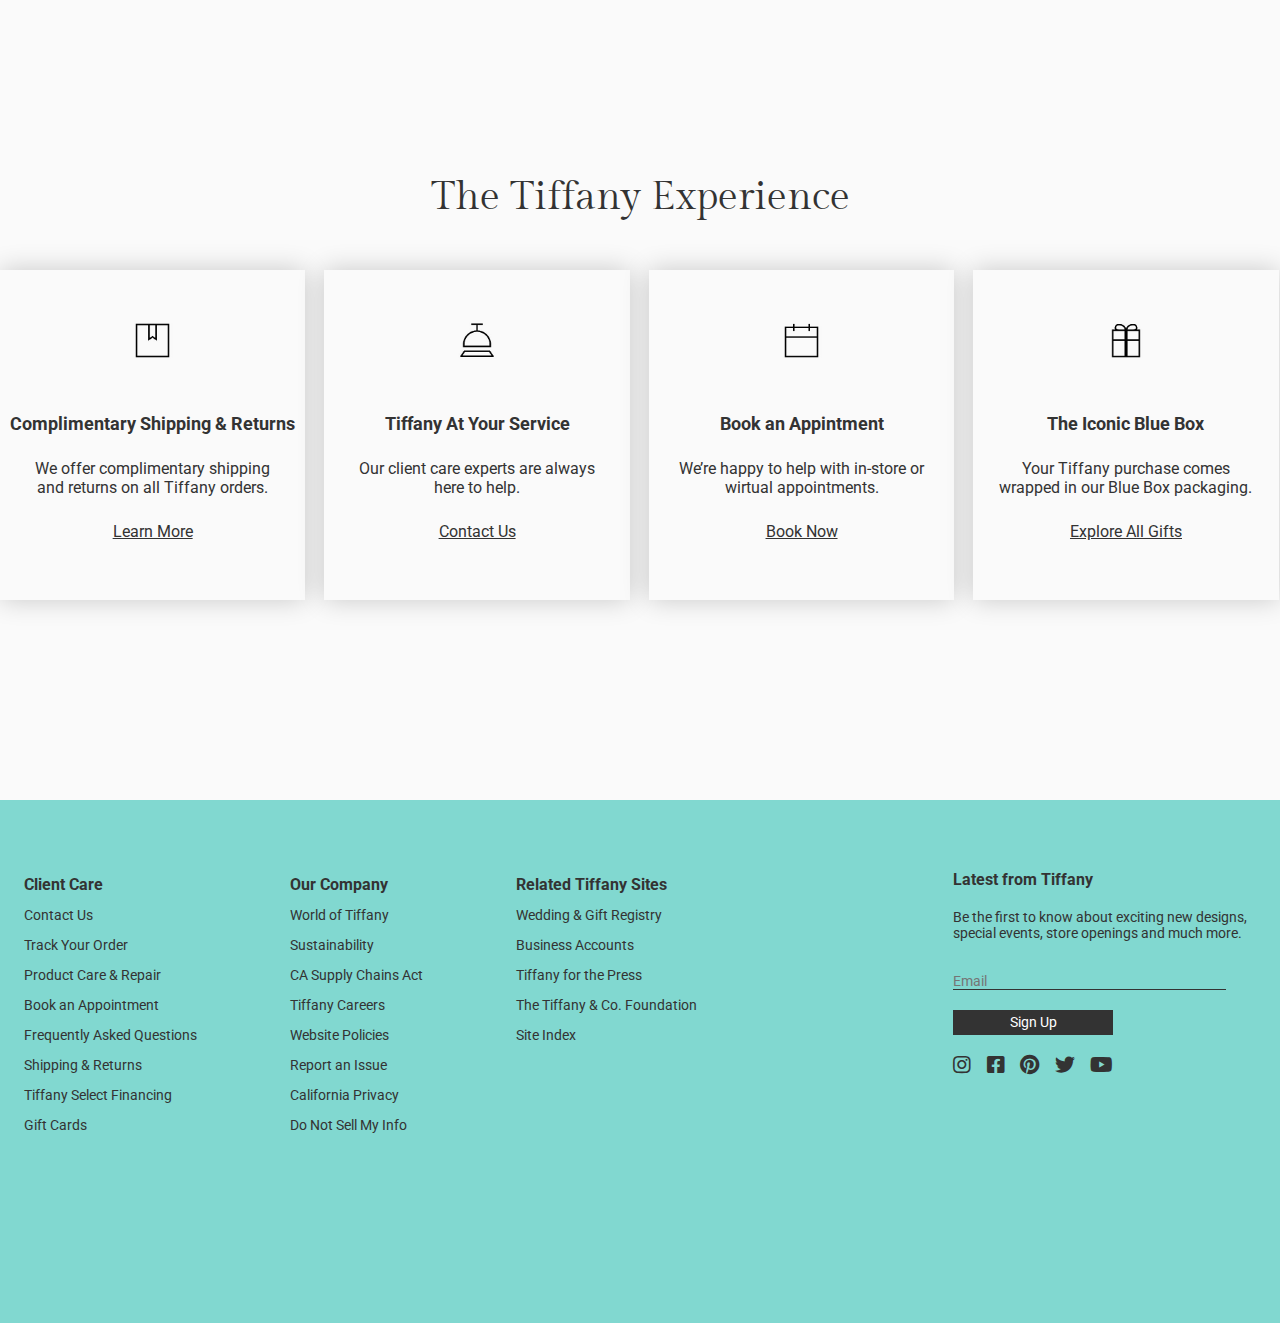
<file: tiffanyandco.html>
<!DOCTYPE html>
<html lang="ko">
<head>
    <meta charset="UTF-8">
    <meta http-equiv="X-UA-Compatible" content="IE=edge">
    <meta name="viewport" content="width=device-width, initial-scale=1.0">
    <title>Tiffany & Co.</title>
    
    <link href="lib/slick/slick.css" rel="stylesheet" />
    <link href="lib/slick/slick-theme.css" rel="stylesheet" />
    <link rel="stylesheet" href="https://cdnjs.cloudflare.com/ajax/libs/font-awesome/5.15.3/css/all.min.css" referrerpolicy="no-referrer" />

    <link href="css/t_common.css" rel="stylesheet" />
    <link href="css/tiffanyandco.css" rel="stylesheet" />
    
    <script src="lib/jquery-3.6.0.min.js"></script>
    <script src="lib/slick/slick.min.js"></script>
    <script src="js/tiffanyandco.js"></script>
</head>
<body>
    <header>
        <div class="header_pc">
            <div class="header01">
                <div class="tiffany_logo"><a href="#"></a></div>
                <nav class="menu_icon">
                    <ul>
                        <li>
                            <a href="#">
                                <i class="far fa-user"></i>
                                <span>My account</span>
                            </a>
                        </li>
                        <li>
                            <a href="#"><i class="fas fa-shopping-bag"></i></a>
                        </li>
                        <li>
                            <a href="#"><i class="fas fa-map-marker-alt"></i></a>
                        </li>
                        <li>
                            <a href="#"><i class="fas fa-search"></i></a>
                            <a href="#"><i class="fas fa-times"></i></a>
                        </li>
                    </ul>
                </nav><!-- .menu_icon end -->
                <div class="header_mobile">
                    <div class="m_close m_icon">close<i class="fas fa-times"></i></div>
                    <div class="m_prev m_icon">prev<i class="fas fa-chevron-left"></i></div>
                    <div class="m_menu">
                        <span></span>
                        <span></span>
                        <span></span>
                    </div>
                </div><!-- .header_mobile end -->
            </div><!-- .header01 end -->
            <div class="header02">
                <nav>
                    <ul class="clearfix">
                        <li class="depth01">
                            <a href="#">Jewelry</a>
                        </li><!-- .depth01 end -->
                        <li class="depth01">
                            <a href="#">Love & Engagement</a>
                        </li><!-- .depth01 end -->
                        <li class="depth01">
                            <a href="#">Watches</a>
                        </li><!-- .depth01 end -->
                        <li class="depth01">
                            <a href="#">Home & Accessories</a>
                        </li><!-- .depth01 end -->
                        <li class="depth01">
                            <a href="#">Fragrance</a>
                        </li><!-- .depth01 end -->
                        <li class="depth01">
                            <a href="#">Men's</a>
                        </li><!-- .depth01 end -->
                        <li class="depth01">
                            <a href="#">Gifts</a>
                        </li><!-- .depth01 end -->
                        <li class="depth01">
                            <a href="#">What's New</a>
                        </li><!-- .depth01 end -->
                    </ul>
                    <div class="menu_bar"></div>
                </nav>
            </div><!-- .header02 end -->
            <ul class="menu_whole">
                <li class="depth02">
                    <ul class="depth03">
                        <span>Shop by Category</span>
                        <li><a href="#">Necklaces & Pendants</a></li>
                        <li><a href="#">Bracelets</a></li>
                        <li><a href="#">Earrings</a></li>
                        <li><a href="#">Rings</a></li>
                        <li><a href="#">Charms</a></li>
                        <li class="depth03_all"><a href="#">Explore All Categories ></a></li>
                    </ul><!-- .depth03 end -->
                    <ul class="depth03">
                        <span>Shop by Metal</span>
                        <li><a href="#">Gold Jewelry</a></li>
                        <li><a href="#">Rose Gold Jewelry</a></li>
                        <li><a href="#">Platinum Jewelry</a></li>
                        <li><a href="#">Sterling Silver Jewelry</a></li>
                    </ul><!-- .depth03 end -->
                    <ul class="depth03">
                        <span>Shop by Gemstone</span>
                        <li><a href="#">Diamond Jewelry</a></li>
                        <li><a href="#">Pearl Jewelry</a></li>
                        <li><a href="#">Turquoise Jewelry</a></li>
                        <li><a href="#">Aquamarine Jewelry</a></li>
                        <li><a href="#">Colored Gemstone Jewelry</a></li>
                    </ul><!-- .depth03 end -->
                    <ul class="depth03">
                        <span>Curated Shops</span>
                        <li><a href="#">Most Popular Jewelry</a></li>
                        <li><a href="#">New Jewelry</a></li>
                        <li><a href="#">High Jewerly</a></li>
                        <li><a href="#">Statement Silver Jewelry</a></li>
                        <li><a href="#">Dainty jewelry</a></li>
                        <li><a href="#">Stud Earrings</a></li>
                        <li><a href="#">Hoop Earrings</a></li>
                        <li><a href="#">Stacking Rings</a></li>
                    </ul><!-- .depth03 end -->
                </li><!-- .depth02 end -->
                <li class="depth02">
                    <div class="menu_half_left">
                        <ul class="depth03">
                            <span>Engagement Suite</span>
                            <li><a href="#">Engagement Rings</a></li>
                            <li><a href="#">Men's Engagment Rings</a></li>
                            <li><a href="#">The Guide to Diamonds</a></li>
                            <li><a href="#">A lifetime of Service</a></li>
                            <li><a href="#">The Journey of a Tiffany Diamond</a></li>
                            <li><a href="#">Book an Appointment widh a Diamond Expert</a></li>
                            <li class="depth03_all"><a href="#">Explore All Engagement ></a></li>
                        </ul><!-- .depth03 end -->
                        <ul class="depth03">
                            <span>Love</span>
                            <li><a href="#">Women's Wedding Bands</a></li>
                            <li><a href="#">Men's Wedding Bands</a></li>
                            <li><a href="#">Wedding Band Sets</a></li>
                            <li><a href="#">Couples' Rings</a></li>
                        </ul><!-- .depth03 end -->
                    </div><!-- .menu_half_left end -->
                    <div class="menu_half_right">
                        <div class="menu_img">
                            <div>
                                <img src="img/menu_engagement03.jpeg" alt="rings" />
                            </div>
                            <div>
                                <img src="img/menu_engagement02.jpeg" alt="couple rings" />
                            </div>
                        </div><!-- .menu_img -->
                    </div><!-- .menu_half_right end -->
                </li><!-- .depth02 end -->
                <li class="depth02">
                    <div class="menu_half_left">
                        <ul class="depth03">
                            <span>Curated Shops</span>
                            <li><a href="#">Women's Watches</a></li>
                            <li><a href="#">Men's Watches</a></li>
                            <li><a href="#">Patek Philippe</a></li>
                            <li class="depth03_all"><a href="#">Explore All Watches ></a></li>
                        </ul><!-- .depth03 end -->
                        <ul class="depth03">
                            <span>Shop by Collection</span>
                            <li><a href="#">Atlas® Watches</a></li>
                            <li><a href="#">Tiifany 1837® Makers Watches</a></li>
                            <li><a href="#">Tiffany Cocktail Watches</a></li>
                            <li><a href="#">Tiffany Metro Watches</a></li>
                            <li><a href="#">Tiffany East West® Watches</a></li>
                        </ul><!-- .depth03 end -->
                    </div><!-- .menu_half_left end -->
                    <div class="menu_half_right">
                        <div class="menu_img">
                            <div>
                                <img src="img/menu_watches01.jpg" alt="watch" />
                            </div>
                            <div>
                                <img src="img/menu_watches02.jpg" alt="watch" />
                            </div>
                        </div><!-- .menu_img -->
                    </div><!-- .menu_half_right end-->
                </li><!-- .depth02 end -->
                <li class="depth02">
                    <div class="menu_half_left">
                        <ul class="depth03">
                            <span>Home</span>
                            <li><a href="#">Tableware & Dinnerware</a></li>
                            <li><a href="#">Bar & Drinkware</a></li>
                            <li><a href="#">Decor</a></li>
                            <li><a href="#">Games & Novelties</a></li>
                            <li><a href="#">Baby</a></li>
                            <li class="depth03_all"><a href="#">Explore All Home ></a></li>
                        </ul><!-- .depth03 end -->
                        <ul class="depth03">
                            <span>Accessories</span>
                            <li><a href="#">Women's Accessories</a></li>
                            <li><a href="#">Men's Accessories</a></li>
                            <li><a href="#">Personal Accessories</a></li>
                            <li><a href="#">Leather Goods</a></li>
                            <li><a href="#">Sunglasses</a></li>
                            <li><a href="#">Pets</a></li>
                            <li class="depth03_all"><a href="#">Explore All Accessories ></a></li>
                        </ul><!-- .depth03 end -->
                    </div><!-- .menu_half_left end -->
                    <div class="menu_half_right">
                        <div class="menu_img">
                            <div>
                                <img src="img/menu_home01.jpg" alt="pet" />
                            </div>
                            <div>
                                <img src="img/menu_home02.jpg" alt="plates" />
                            </div>
                        </div><!-- .menu_img -->
                    </div><!-- .menu_half_right end-->
                </li><!-- .depth02 end -->
                <li class="depth02">
                    <div class="menu_half_left">
                        <ul class="depth03">
                            <span>Shop by Collection</span>
                            <li><a href="#">Signature Collection</a></li>
                            <li><a href="#">Tiffany & Love</a></li>
                            <li><a href="#">Tiffany & Co. Wild Iris Parfum</a></li>
                            <li class="depth03_all"><a href="#">Shop All Fragrance ></a></li>
                        </ul><!-- .depth03 end -->
                    </div><!-- .menu_half_left end -->
                    <div class="menu_half_right">
                        <div class="menu_img">
                            <img src="img/menu_fragrance02.jpeg" alt="fragrance" />
                        </div><!-- .menu_img -->
                    </div><!-- .menu_half_right end -->
                </li><!-- .depth02 end -->
                <li class="depth02">
                    <div class="menu_half_left">
                        <ul class="depth03">
                            <span>Shop by Category</span>
                            <li><a href="#">Necklaces & Pendants</a></li>
                            <li><a href="#">Bracelets</a></li>
                            <li><a href="#">Rings</a></li>
                            <li><a href="#">Accessories</a></li>
                            <li><a href="#">Watches</a></li>
                            <li><a href="#">Bar & Drinkware</a></li>
                            <li><a href="#">Games & Novelties</a></li>
                            <li class="depth03_all"><a href="#">Explore All Men's ></a></li>
                        </ul><!-- .depth03 end -->
                    </div><!-- .menu_half_left end -->
                    <div class="menu_half_right">
                        <div class="menu_img">
                            <img src="img/menu_mens03.jpg" alt="men's bracelet" />
                        </div><!-- .menu_img -->
                    </div><!-- .menu_half_right end-->
                </li><!-- .depth02 end -->
                <li class="depth02">
                    <div class="menu_half_left">
                        <ul class="depth03">
                            <span>Gifts for ...</span>
                            <li><a href="#">Graduates</a></li>
                            <li><a href="#">Her</a></li>
                            <li><a href="#">Him</a></li>
                            <li><a href="#">Baby</a></li>
                            <li><a href="#">The Home</a></li>
                            <li><a href="#">The Couple</a></li>
                            <li class="depth03_all"><a href="#">Explore All Gifts ></a></li>
                        </ul><!-- .depth03 end -->
                        <ul class="depth03">
                            <span>Discover</span>
                            <li><a href="#">Gifts $500 & Under</a></li>
                            <li><a href="#">Most Coveted Gifts</a></li>
                            <li><a href="#">Gifts to Personalize</a></li>
                            <li><a href="#">Anniversary Gifts</a></li>
                            <li><a href="#">Birthday Gifts</a></li>
                        </ul><!-- .depth03 end -->
                    </div><!-- .menu_half_left end -->
                    <div class="menu_half_right">
                        <div class="menu_img">
                            <img src="img/menu_gifts02.jpg" alt="gifts" />
                        </div><!-- .menu_img -->
                    </div><!-- .menu_half_right end-->
                </li><!-- .depth02 end -->
                <li class="depth02">
                    <div class="menu_half_left">
                        <ul class="depth03">
                            <span>Top Stories</span>
                            <li><a href="#">Not Your Mother's Tiffany</a></li>
                            <li><a href="#">Tiffany Celebration Rings</a></li>
                            <li><a href="#">Big Drip</a></li>
                            <li><a href="#">Rose x Tiffany HardWear</a></li>
                            <li class="depth03_all"><a href="#">Explore All What's New ></a></li>
                        </ul><!-- .depth03 end -->
                        <ul class="depth03">
                            <span>More to Explore</span>
                            <li><a href="#">Sustainability</a></li>
                            <li><a href="#">Our Diamond Traceability Story</a></li>
                            <li><a href="#">High Jewelry</a></li>
                            <li><a href="#">The World of Tiffany</a></li>
                        </ul><!-- .depth03 end -->
                    </div><!-- .menu_half_left end -->
                    <div class="menu_half_right">
                        <div class="menu_img">
                            <img src="img/menu_whats_new.jpg" alt="women's pic" />
                        </div><!-- .menu_img -->
                    </div><!-- .menu_half_right end -->
                </li><!-- .depth02 end -->
            </ul><!-- .menu_whole end -->
        </div><!-- .header_pc end -->
        
        <div class="menu_bg"></div>
        <div class="menu_bg02"></div>
        
        
    </header>
    <div class="main_visual">
        <div>
            <div class="main_visual_mobile"><img src="img/mian_visual_mobile.jpeg" alt="mobile mainvisual"/></div>
            <div class="main_visual_text">
                <h1>Big Drip</h1>
                <p>Staying chill has never looked hotter in Tiffany summer jewelry.</p>
                <a href="#" class="button">Shop the Story</a>
            </div><!-- .main_visual_text end -->
        </div>
    </div><!-- .main_visual end -->
    <section class="cont01">
        <div class="box_left">
            <div>
                <h2>Daytime Drip</h2>
                <p>Whether in depp or on deck, diamonds level<br/>up any look. Studs work in any situation.</p>
                <a href="#" class="button">View more</a>
            </div>
        </div><!-- .box_left end -->
        <div class="box_right">
            <a href="#">
                <img src="img/daytimedrip01.jpeg" alt="link bracelet" />
                <p>
                    Link Bracelet<br/>
                    $17,500
                </p>
            </a>
            <a href="#">
                <img src="img/daytimedrip02.jpeg" alt="Link Earrings" />
                <p>
                    Link Earrings<br/>
                    $12,600
                </p>
            </a>
            <a href="#">
                <img src="img/daytimedrip03.jpeg" alt="Alternating Graduated Necklace" />
                <p>
                    Alternating Graduated Necklace<br/>
                    $77,000
                </p>
            </a>
            <a href="#">
                <img src="img/daytimedrip04.jpeg" alt="Tiffany Victoria® Earrings" />
                <p>
                    Tiffany Victoria® Earrings<br/>
                    $9,900
                </p>
            </a>
            <a href="#">
                <img src="img/daytimedrip05.jpeg" alt="Sixteen Stone Ring" />
                <p>
                    Sixteen Stone Ring<br/>
                    $10,500
                </p>
            </a>
            <a href="#">
                <img src="img/daytimedrip06.jpeg" alt="True Narrow Bracelet" />
                <p>
                    True Narrow Bracelet<br/>
                    $5,800
                </p>
            </a>
            <a href="#">
                <img src="img/daytimedrip07.jpeg" alt="T1 Ring" />
                <p>
                    T1 Ring<br/>
                    $1,700
                </p>
            </a>
            <a href="#">
                <img src="img/daytimedrip08.jpeg" alt="T1 Hinged Bangle" />
                <p>
                    T1 Hinged Bangle<br/>
                    $9,900
                </p>
            </a>
        </div><!-- .box_right end -->
    </section><!-- .cont01 end-->
    <section class="cont02">
        <h2>What's New</h2>
        <nav class="cont02_in">
            <ul>
                <li class="new01">
                    <h3>01</h3>
                    <div class="cont02_main new01_in">
                        <div>
                            <img src="img/whats_new02.jpeg" alt="ROSÉ x tiffany hardwear" />
                            <div class="cont02_text new01_text">
                                <dl>
                                    <dt>ROSÉ x Tiffany HardWear</dt>
                                    <dd>BLACKPINK star and solo artist ROSÉ channels the<br />
                                    bold, unapologetic spirit of Tiffany HardWear.</dd>
                                </dl>
                                <a href="#">Shop the Story</a>
                            </div><!-- .new01_text end -->
                        </div>
                    </div><!-- .new01_in end -->
                    <div class="cont02_bg new_bg01">
                        <img src="img/whatsnew_bg01.jpeg" alt="necklaces" />
                    </div><!-- .new_bg01 end -->
                </li><!-- .new01 end -->
                <li class="new02">
                    <h3>02</h3>
                    <div class="cont02_main new02_in">
                        <div>
                            <img src="img/whats_new01.jpeg" alt="Tiffany Celebration® Rings" />
                            <div class="cont02_text new02_text">
                                <dl>
                                    <dt>Tiffany Celebration® Rings</dt>
                                    <dd>Discover rings that are made to mark the moments in<br />
                                    life that matter most.</dd>
                                </dl>
                                <a href="#">Shop the Story</a>
                            </div><!-- .new02_text end -->
                        </div>
                    </div><!-- .new02_in end -->
                    <div class="cont02_bg new_bg02">
                        <img src="img/whatsnew_bg03.jpg" alt="rings" />
                    </div><!-- .new_bg02 end -->
                </li><!-- .new02 end -->
                <li class="new03">
                    <h3>03</h3>
                    <div class="cont02_main new03_in">
                        <div>
                            <img src="img/whats_new03.jpeg" alt="This Ain’t No Old School" />
                            <div class="cont02_text new03_text">
                                <dl>
                                    <dt>This Ain’t No Old School</dt>
                                    <dd>Not your mother’s Tiffany.</dd>
                                </dl>
                                <a href="#">Shop the Story</a>
                            </div><!-- .new03_text end -->
                        </div>
                    </div><!-- .new03_in end -->
                    <div class="cont02_bg new_bg03">
                        <img src="img/whatsnew_bg04.jpeg" alt="necklaces" />
                    </div><!-- .new_bg03 end -->
                </li><!-- .new03 end -->
            </ul>
        </nav><!-- .cont02_in end -->
    </section><!-- .cont02 end -->
    <section class="cont03 clearfix">
        <h2>Most Popular Tiffany Jewelry</h2>
        <div class="cont03_in clearfix">
            <div class="cont03_left">
                <div class="cont03_bg">
                    <img src="img/best_jewelry01.jpeg" alt="ROSE" />
                </div><!-- .cont03_bg end -->
                <ul class="cont03_click">
                    <li class="left_click01">
                        <p class="plus"><i class="fas fa-plus"></i></p>
                        <p class="minus"><i class="fas fa-minus"></i></p>
                    </li>
                    <li class="left_click02">
                        <p class="plus"><i class="fas fa-plus"></i></p>
                        <p class="minus"><i class="fas fa-minus"></i></p>
                    </li>
                </ul><!-- .cont03_click end -->
                <ul class="cont03_product">
                    <li class="left_product01">
                        <a href="#">
                            <div>
                                <img src="img/tiffany_popular_earrings01.jpeg" alt="earrings" />
                            </div>
                            <dl>
                                <dt>Triple Drip Earrings</dt>
                                <dd>$3,400</dd>
                            </dl>
                        </a>
                    </li>
                    <li class="left_product02">
                        <a href="#">
                            <div>
                                <img src="img/tiffany_popular_bracelet04.jpeg" alt="bracelet" />
                            </div>
                            <dl>
                                <dt>Wrap Bracelet</dt>
                                <dd>$8,900</dd>
                            </dl>
                        </a>
                    </li>
                </ul><!-- .cont03_product end -->
            </div><!-- .cont03_left end -->
            <div class="cont03_right">
                <div class="cont03_bg">
                    <img src="img/best_jewelry02.jpeg" alt="woman with jewelry" />
                </div><!-- .cont03_bg end -->
                <ul class="cont03_click">
                    <li class="right_click01">
                        <p class="plus"><i class="fas fa-plus"></i></p>
                        <p class="minus"><i class="fas fa-minus"></i></p>
                    </li>
                    <li class="right_click02">
                        <p class="plus"><i class="fas fa-plus"></i></p>
                        <p class="minus"><i class="fas fa-minus"></i></p>
                    </li>
                    <li class="right_click03">
                        <p class="plus"><i class="fas fa-plus"></i></p>
                        <p class="minus"><i class="fas fa-minus"></i></p>
                    </li>
                    <li class="right_click04">
                        <p class="plus"><i class="fas fa-plus"></i></p>
                        <p class="minus"><i class="fas fa-minus"></i></p>
                    </li>
                </ul><!-- .cont03_click -->
                <ul class="cont03_product">
                    <li class="right_product01">
                        <a href="#">
                            <div>
                                <img src="img/tiffany_popular_rings01.jpeg" alt="ring" />
                            </div>
                            <dl>
                                <dt>Tiffany T<br/>True Narrow Ring</dt>
                                <dd>$4,200</dd>
                            </dl>
                        </a>
                    </li>
                    <li class="right_product02">
                        <a href="#">
                            <div>
                                <img src="img/tiffany_popular_earrings02.jpeg" alt="earrings" />
                            </div>
                            <dl>
                                <dt>Tiffany Solitaire Diamond Stud Earrings</dt>
                                <dd>$1,250</dd>
                            </dl>
                        </a>
                    </li>
                    <li class="right_product03">
                        <a href="#">
                            <div>
                                <img src="img/tiffany_popular_necklaces01.jpeg" alt="necklaces" />
                            </div>
                            <dl>
                                <dt>Freshwater Pearl Nacklaces</dt>
                                <dd>$2,200</dd>
                            </dl>
                        </a>
                    </li>
                    <li class="right_product04">
                        <a href="#">
                            <div>
                                <img src="img/tiffany_popular_bracelet01.jpeg" alt="bracelet" />
                            </div>
                            <dl>
                                <dt>Tiffany T<br/>True Narrow Bracelet</dt>
                                <dd>$5,800</dd>
                            </dl>
                        </a>
                        <a href="#">
                            <div>
                                <img src="img/tiffany_popular_bracelet02.jpeg" alt="bracelet" />
                            </div>
                            <dl>
                                <dt>Tiffany T<br/>True Hinged Bracelet</dt>
                                <dd>$16,000</dd>
                            </dl>
                        </a>
                        <a href="#">
                            <div>
                                <img src="img/tiffany_popular_bracelet03.jpeg" alt="bracelet" />
                            </div>
                            <dl>
                                <dt>Tiffany 1837®<br/>Makers Narrow Cuff</dt>
                                <dd>$425</dd>
                            </dl>
                        </a>
                    </li>
                </ul><!-- .cont03_product end -->
            </div><!-- .cont03_right end -->
        </div><!-- .cont03_in end -->
        <p><a href="#">View more</a></p>
    </section><!-- .cont03 end -->
    <section class="cont04">
        <h2>Shop by Category</h2>
        <p>Brilliant design and unparalleled craftsmanship.</p>
        <div class="cont04_in">
            <article style="width: 69.69%; height: 100%;">
                <a href="#">
                    <img src="img/category-earrings.jpeg" alt="earrings" />
                    <p>Earrings</p>
                </a>
            </article>
            <article>
                <a href="#">
                    <img src="img/category-bracelets.jpeg" alt="bracelets" />
                    <p>Bracelets</p>
                </a>
            </article>
            <article>
                <a href="#">
                    <img src="img/category-engagement.jpeg" alt="engagement rings" />
                    <p>Engagement Rings</p>
                </a>
            </article>
            <article>
                <a href="#">
                    <img src="img/category-pendants.jpeg" alt="necklaces" />
                    <p>Necklaces</p>
                </a>
            </article>
            <article>
                <a href="#">
                    <img src="img/category-home.jpeg" alt="home decor" />
                    <p>Home Decor</p>
                </a>
            </article>
            <article>
                <a href="#">
                    <img src="img/category-rings.jpeg" alt="rings" />
                    <p>Rings</p>
                </a>
            </article>
        </div><!-- .cont04_in end -->
    </section><!-- .cont04 end -->
    <section class="cont05">
        <div class="cont05_in">
            <div class="cont05_text">
                <h2>Love & Engagement</h2>
                <p>Explore the world’s most iconic engagement rings.</p>
                <a href="#">Learn more</a>
            </div><!-- .cont05_text end -->
        </div><!-- .cont05_in end -->
    </section><!-- .cont05 end -->
    <section class="cont06">
        <div class="cont06_in">
            <h2>The Tiffany Experience</h2>
            <div class="experience clearfix">
                <article>
                    <div class="ex_text">
                        <dl>
                            <dt>Complimentary Shipping & Returns</dt>
                            <dd>We offer complimentary shipping<br/>
                                and returns on all Tiffany orders.</dd>
                        </dl>
                        <a href="#">Learn More</a>
                    </div>
                </article>
                <article>
                    <div class="ex_text">
                        <dl>
                            <dt>Tiffany At Your Service</dt>
                            <dd>Our client care experts are always<br/>
                                here to help.</dd>
                        </dl>
                        <a href="#">Contact Us</a>
                    </div>
                </article>
                <article>
                    <div class="ex_text">
                        <dl>
                            <dt>Book an Appintment</dt>
                            <dd>We’re happy to help with in-store or<br/>
                                wirtual appointments.</dd>
                        </dl>
                        <a href="#">Book Now</a>
                    </div>
                </article>
                <article>
                    <div class="ex_text">
                        <dl>
                            <dt>The Iconic Blue Box</dt>
                            <dd>Your Tiffany purchase comes<br/>
                                wrapped in our Blue Box packaging.</dd>
                        </dl>
                        <a href="#">Explore All Gifts</a>
                    </div>
                </article>
            </div><!-- .experience end -->
        </div><!-- .cont06_in end -->
    </section><!-- .cont06 end -->
    <footer>
        <div class="footer_in">
            <nav class="footer_left">
                <ul class="clearfix">
                    <li class="f_depth01">
                        <a href="#">Client Care</a>
                        <ul class="f_depth02">
                            <li><a href="#">Contact Us</a></li>
                            <li><a href="#">Track Your Order</a></li>
                            <li><a href="#">Product Care & Repair</a></li>
                            <li><a href="#">Book an Appointment</a></li>
                            <li><a href="#">Frequently Asked Questions</a></li>
                            <li><a href="#">Shipping & Returns</a></li>
                            <li><a href="#">Tiffany Select Financing</a></li>
                            <li><a href="#">Gift Cards</a></li>
                        </ul>
                    </li><!-- .f_depth01 end -->
                    <li class="f_depth01">
                        <a href="#">Our Company</a>
                        <ul class="f_depth02">
                            <li><a href="#">World of Tiffany</a></li>
                            <li><a href="#">Sustainability</a></li>
                            <li><a href="#">CA Supply Chains Act</a></li>
                            <li><a href="#">Tiffany Careers</a></li>
                            <li><a href="#">Website Policies</a></li>
                            <li><a href="#">Report an Issue</a></li>
                            <li><a href="#">California Privacy</a></li>
                            <li><a href="#">Do Not Sell My Info</a></li>
                        </ul>
                    </li><!-- .f_depth01 end -->
                    <li class="f_depth01">
                        <a href="#">Related Tiffany Sites</a>
                        <ul class="f_depth02">
                            <li><a href="#">Wedding & Gift Registry</a></li>
                            <li><a href="#">Business Accounts</a></li>
                            <li><a href="#">Tiffany for the Press</a></li>
                            <li><a href="#">The Tiffany & Co. Foundation</a></li>
                            <li><a href="#">Site Index</a></li>
                        </ul><!-- .f_depth02 end -->
                    </li><!-- .f_depth01 end -->
                </ul>
            </nav><!-- .footer_left end -->
            <nav class="footer_right">
                <div class="sign_up">
                    <dl>
                        <dt>Latest from Tiffany</dt>
                        <dd>Be the first to know about exciting new designs,<br/>
                            special events, store openings and much more.</dd>
                    </dl>
                    <input type="text" id="sign" autocomplete="off" placeholder="Email" required>
                    <input type="button" value="Sign Up">
                </div><!-- .sign_up end -->
                <ul class="sns">
                    <li><i class="fab fa-instagram"></i></li>
                    <li><i class="fab fa-facebook-square"></i></li>
                    <li><i class="fab fa-pinterest"></i></li>
                    <li><i class="fab fa-twitter"></i></li>
                    <li><i class="fab fa-youtube"></i></li>
                </ul><!-- .sns end -->
            </nav><!-- .footer_right end -->
        </div><!-- .footer_in end -->
    </footer>

    
</body>
</html>
</file>
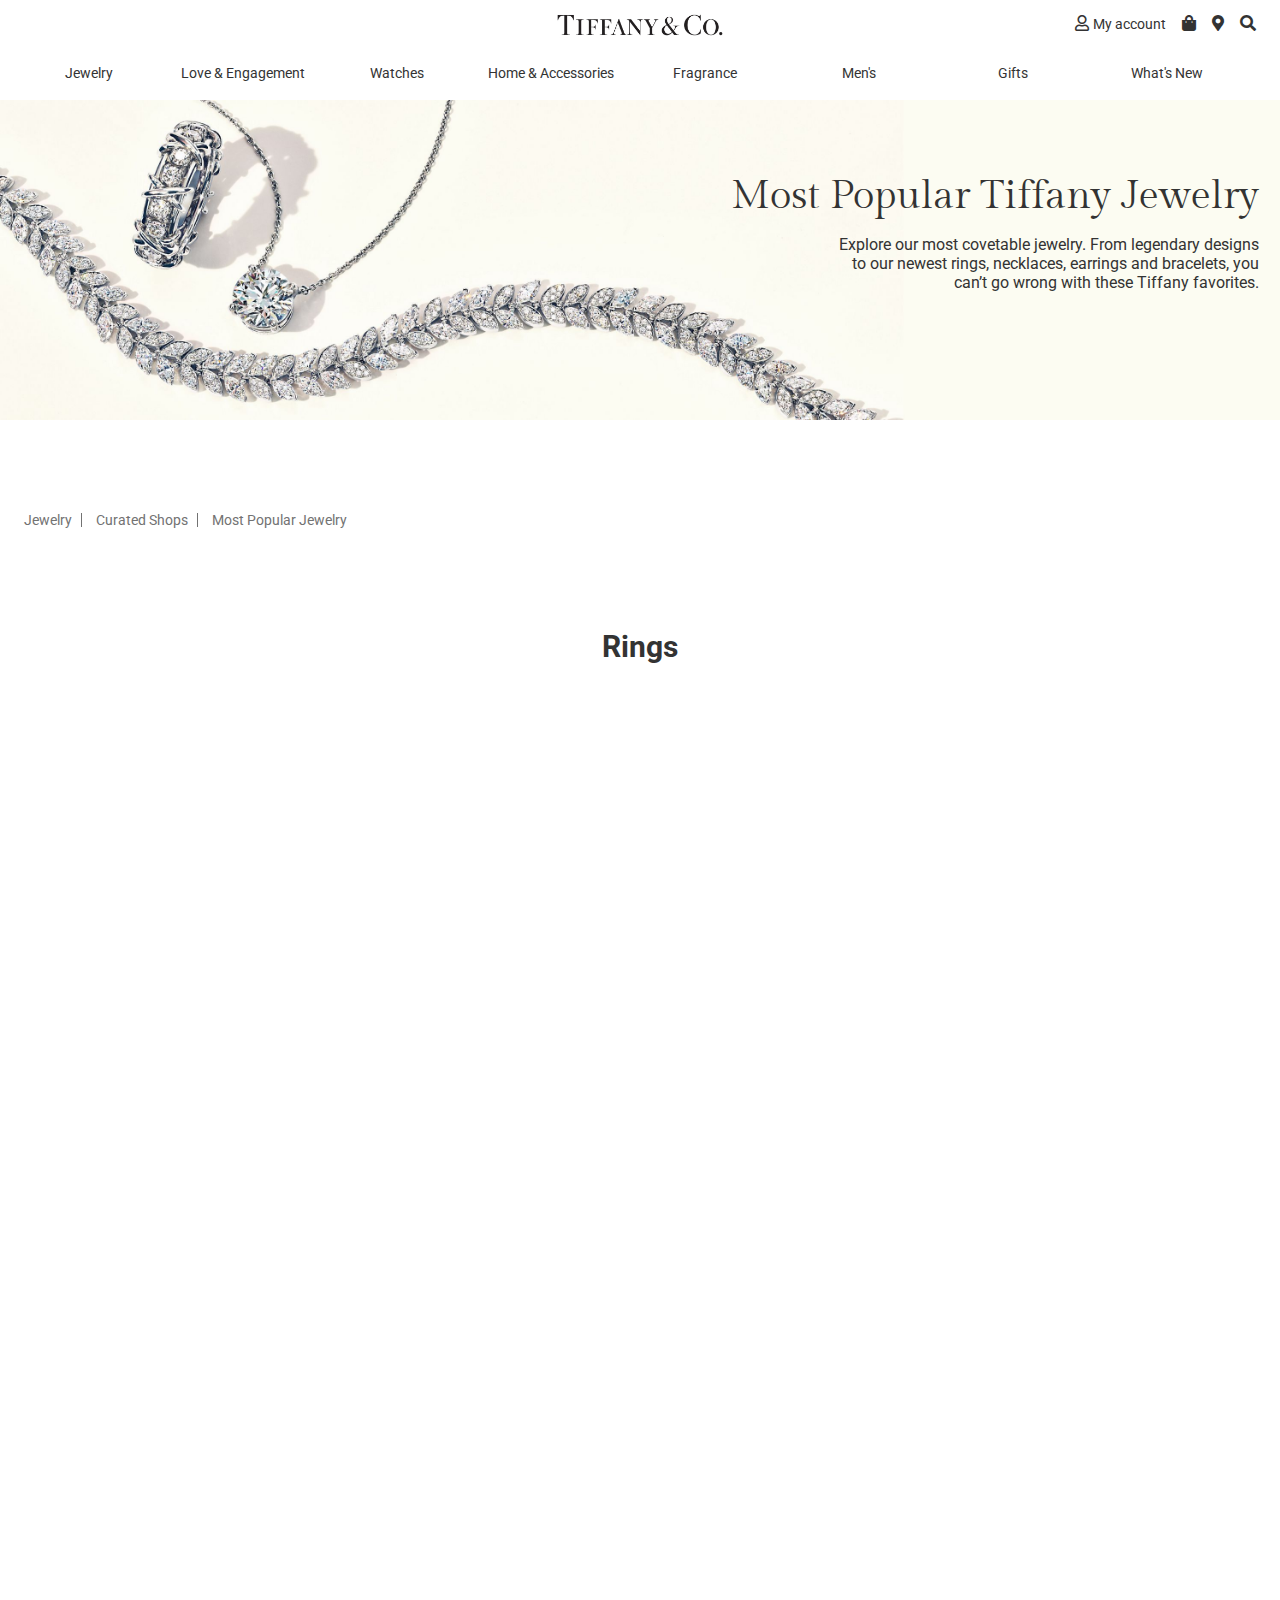
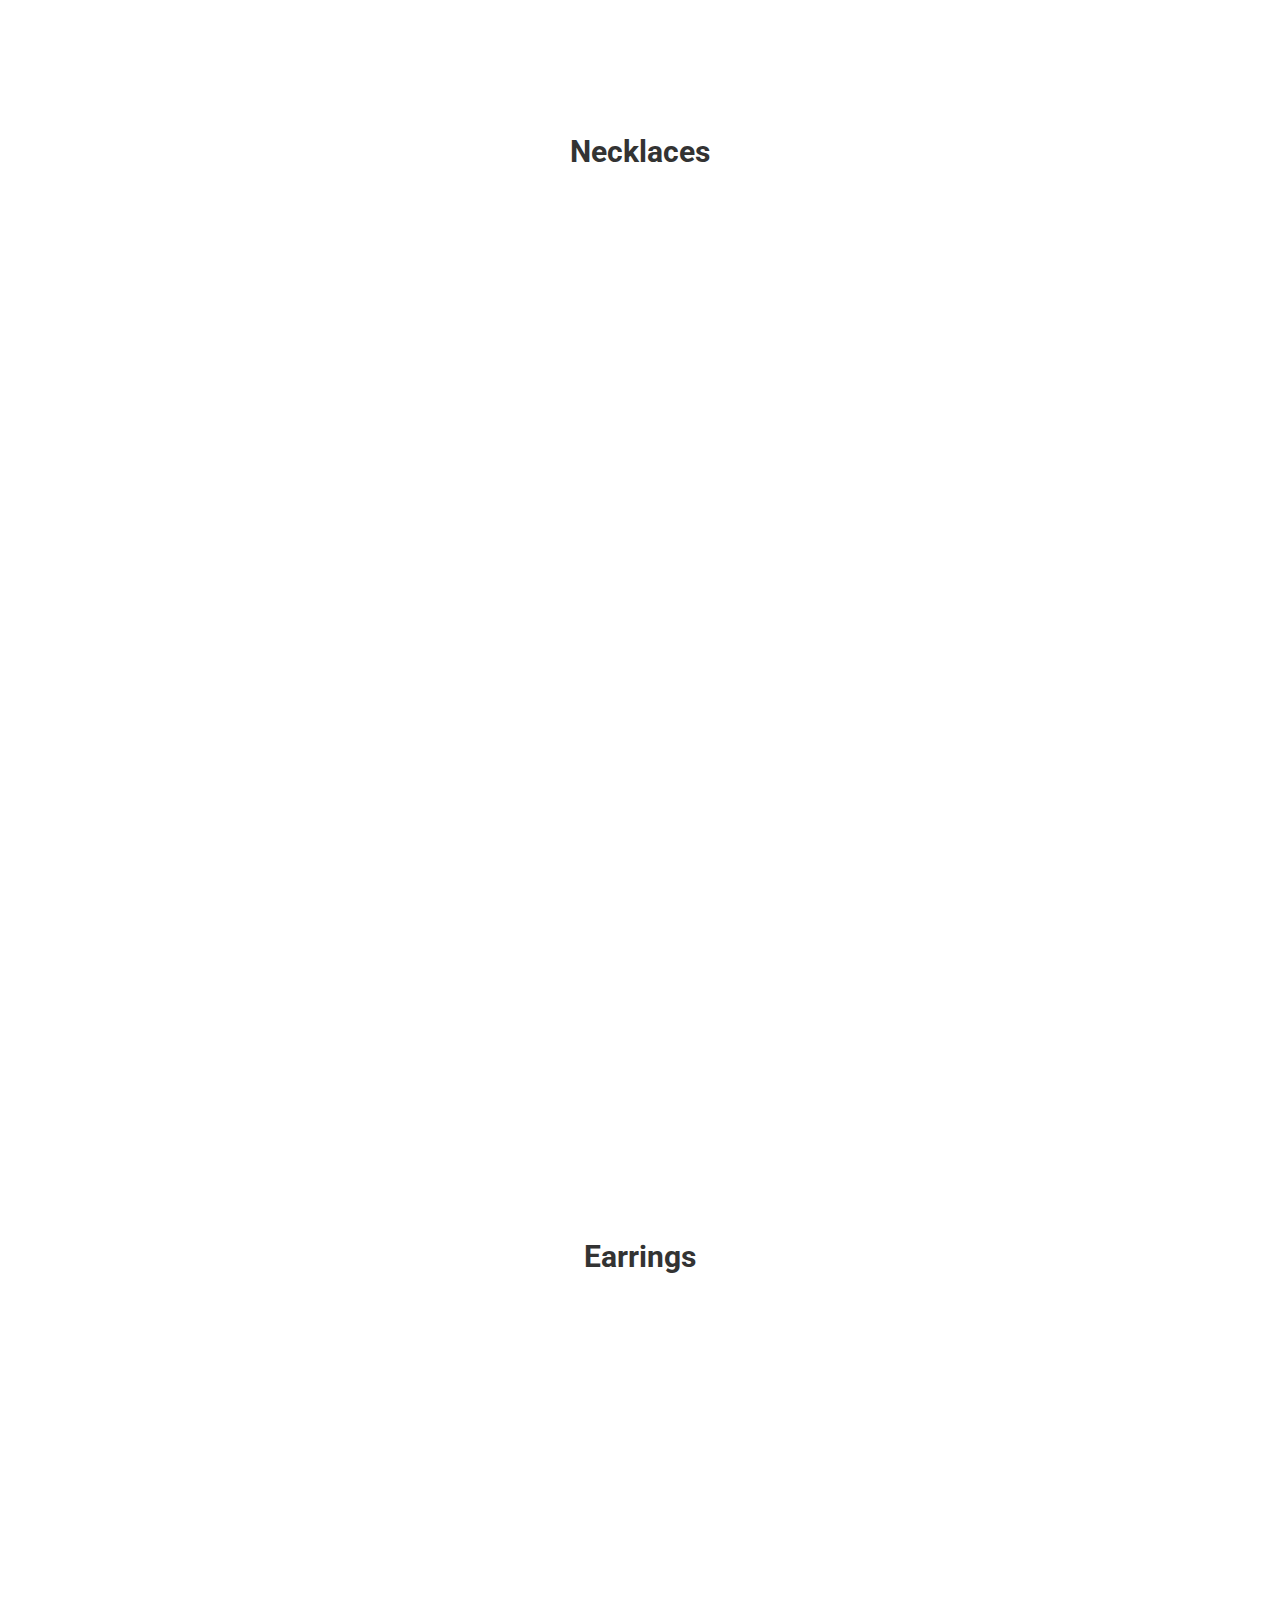
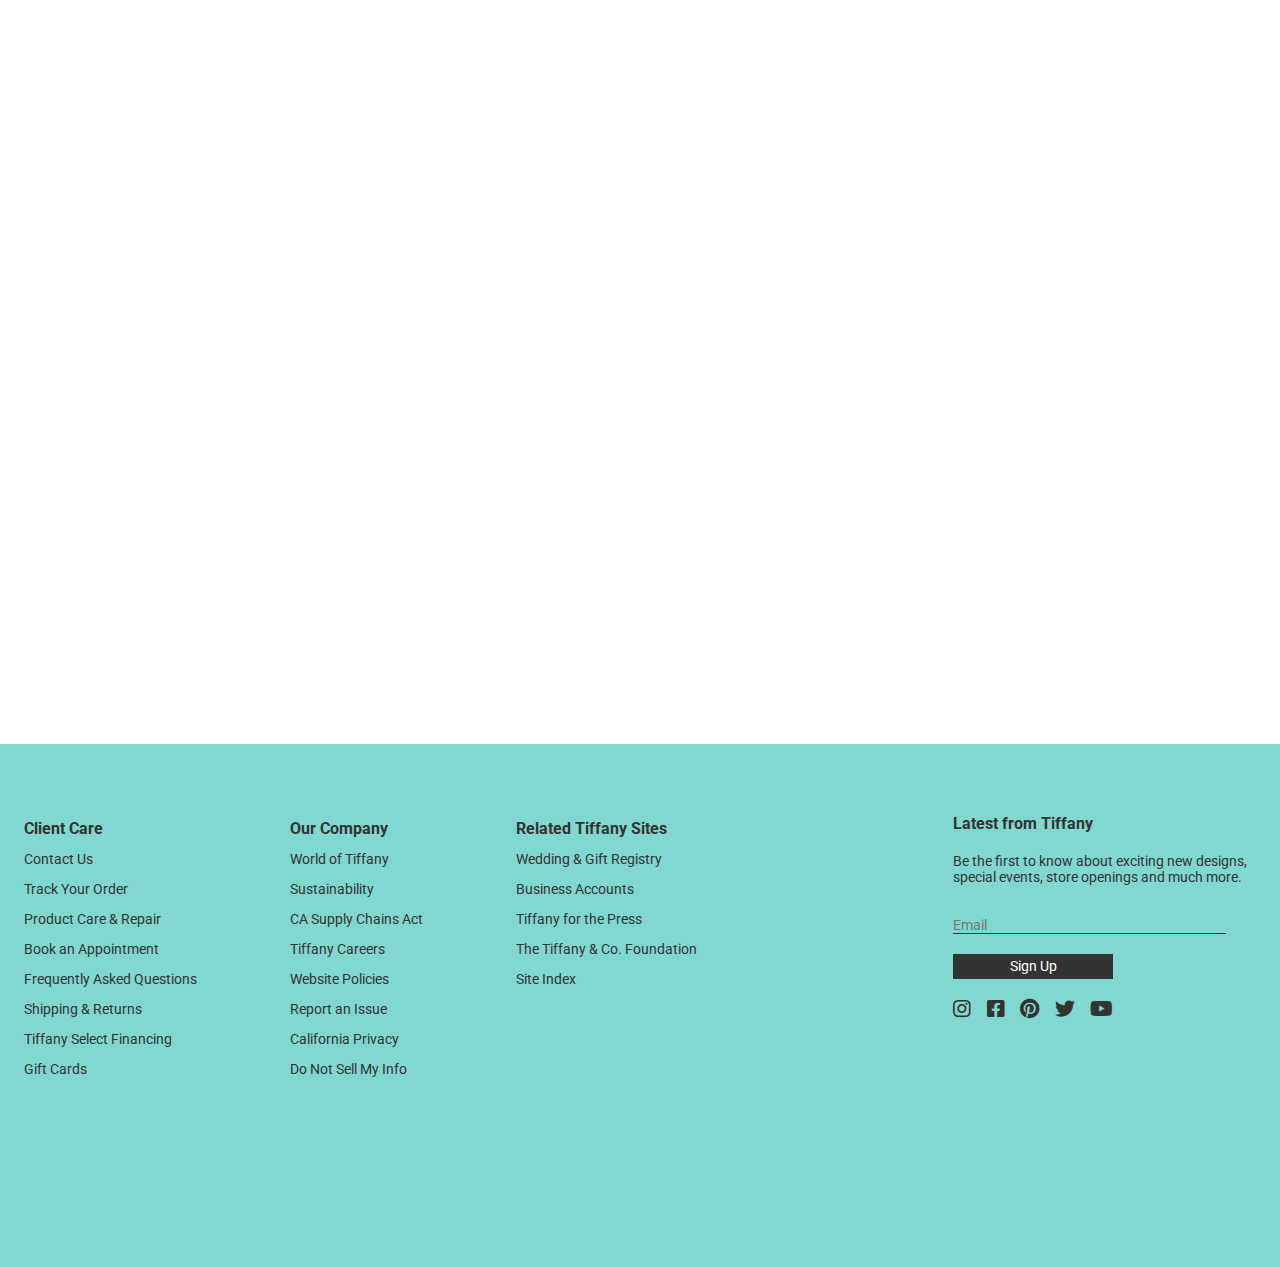
<file: sub/t_sub01.html>
<!DOCTYPE html>
<html lang="ko">
<head>
    <meta charset="UTF-8">
    <meta http-equiv="X-UA-Compatible" content="IE=edge">
    <meta name="viewport" content="width=device-width, initial-scale=1.0">
    <title>Most Popular Tiffany Jewelry</title>

    <link href="../lib/slick/slick.css" rel="stylesheet" />
    <link href="../lib/slick/slick-theme.css" rel="stylesheet" />

    <link rel="stylesheet" href="https://cdnjs.cloudflare.com/ajax/libs/font-awesome/5.15.3/css/all.min.css" referrerpolicy="no-referrer" />
    <link href="../css/t_sub01.css" rel="stylesheet" />

    <script src="../lib/jquery-3.6.0.min.js"></script>
    <script src="../lib/slick/slick.min.js"></script>
    <script src="../js/tiffanyandco.js"></script>

</head>
<body>
    <header>
        <div class="header_pc">
            <div class="header01">
                <div class="tiffany_logo"><a href="../index.html">tiffany logo</a></div>
                <nav class="menu_icon">
                    <ul>
                        <li>
                            <a href="#">
                                <i class="far fa-user"></i>
                                <span>My account</span>
                            </a>
                        </li>
                        <li>
                            <a href="#"><i class="fas fa-shopping-bag"></i></a>
                        </li>
                        <li>
                            <a href="#"><i class="fas fa-map-marker-alt"></i></a>
                        </li>
                        <li>
                            <a href="#"><i class="fas fa-search"></i></a>
                            <a href="#"><i class="fas fa-times"></i></a>
                        </li>
                    </ul>
                </nav><!-- .menu_icon end -->
                <div class="header_mobile">
                    <div class="m_close m_icon">close<i class="fas fa-times"></i></div>
                    <div class="m_prev m_icon">prev<i class="fas fa-chevron-left"></i></div>
                    <div class="m_menu">
                        <span></span>
                        <span></span>
                        <span></span>
                    </div>
                </div><!-- .header_mobile end -->
            </div><!-- .header01 end -->
            <div class="header02">
                <nav>
                    <ul class="clearfix">
                        <li class="depth01">
                            <a href="#">Jewelry</a>
                        </li><!-- .depth01 end -->
                        <li class="depth01">
                            <a href="#">Love & Engagement</a>
                        </li><!-- .depth01 end -->
                        <li class="depth01">
                            <a href="#">Watches</a>
                        </li><!-- .depth01 end -->
                        <li class="depth01">
                            <a href="#">Home & Accessories</a>
                        </li><!-- .depth01 end -->
                        <li class="depth01">
                            <a href="#">Fragrance</a>
                        </li><!-- .depth01 end -->
                        <li class="depth01">
                            <a href="#">Men's</a>
                        </li><!-- .depth01 end -->
                        <li class="depth01">
                            <a href="#">Gifts</a>
                        </li><!-- .depth01 end -->
                        <li class="depth01">
                            <a href="#">What's New</a>
                        </li><!-- .depth01 end -->
                    </ul>
                    <div class="menu_bar"></div>
                </nav>
            </div><!-- .header02 end -->
            <ul class="menu_whole">
                <li class="depth02">
                    <ul class="depth03">
                        <span>Shop by Category</span>
                        <li><a href="#">Necklaces & Pendants</a></li>
                        <li><a href="#">Bracelets</a></li>
                        <li><a href="#">Earrings</a></li>
                        <li><a href="#">Rings</a></li>
                        <li><a href="#">Charms</a></li>
                        <li class="depth03_all"><a href="#">Explore All Categories ></a></li>
                    </ul><!-- .depth03 end -->
                    <ul class="depth03">
                        <span>Shop by Metal</span>
                        <li><a href="#">Gold Jewelry</a></li>
                        <li><a href="#">Rose Gold Jewelry</a></li>
                        <li><a href="#">Platinum Jewelry</a></li>
                        <li><a href="#">Sterling Silver Jewelry</a></li>
                    </ul><!-- .depth03 end -->
                    <ul class="depth03">
                        <span>Shop by Gemstone</span>
                        <li><a href="#">Diamond Jewelry</a></li>
                        <li><a href="#">Pearl Jewelry</a></li>
                        <li><a href="#">Turquoise Jewelry</a></li>
                        <li><a href="#">Aquamarine Jewelry</a></li>
                        <li><a href="#">Colored Gemstone Jewelry</a></li>
                    </ul><!-- .depth03 end -->
                    <ul class="depth03">
                        <span>Curated Shops</span>
                        <li><a href="#">Most Popular Jewelry</a></li>
                        <li><a href="#">New Jewelry</a></li>
                        <li><a href="#">High Jewerly</a></li>
                        <li><a href="#">Statement Silver Jewelry</a></li>
                        <li><a href="#">Dainty jewelry</a></li>
                        <li><a href="#">Stud Earrings</a></li>
                        <li><a href="#">Hoop Earrings</a></li>
                        <li><a href="#">Stacking Rings</a></li>
                    </ul><!-- .depth03 end -->
                </li><!-- .depth02 end -->
                <li class="depth02">
                    <div class="menu_half_left">
                        <ul class="depth03">
                            <span>Engagement Suite</span>
                            <li><a href="#">Engagement Rings</a></li>
                            <li><a href="#">Men's Engagment Rings</a></li>
                            <li><a href="#">The Guide to Diamonds</a></li>
                            <li><a href="#">A lifetime of Service</a></li>
                            <li><a href="#">The Journey of a Tiffany Diamond</a></li>
                            <li><a href="#">Book an Appointment widh a Diamond Expert</a></li>
                            <li class="depth03_all"><a href="#">Explore All Engagement ></a></li>
                        </ul><!-- .depth03 end -->
                        <ul class="depth03">
                            <span>Love</span>
                            <li><a href="#">Women's Wedding Bands</a></li>
                            <li><a href="#">Men's Wedding Bands</a></li>
                            <li><a href="#">Wedding Band Sets</a></li>
                            <li><a href="#">Couples' Rings</a></li>
                        </ul><!-- .depth03 end -->
                    </div><!-- .menu_half_left end -->
                    <div class="menu_half_right">
                        <div class="menu_img">
                            <div>
                                <img src="../img/menu_engagement03.jpeg" alt="rings" />
                            </div>
                            <div>
                                <img src="../img/menu_engagement02.jpeg" alt="couple rings" />
                            </div>
                        </div><!-- .menu_img -->
                    </div><!-- .menu_half_right end -->
                </li><!-- .depth02 end -->
                <li class="depth02">
                    <div class="menu_half_left">
                        <ul class="depth03">
                            <span>Curated Shops</span>
                            <li><a href="#">Women's Watches</a></li>
                            <li><a href="#">Men's Watches</a></li>
                            <li><a href="#">Patek Philippe</a></li>
                            <li class="depth03_all"><a href="#">Explore All Watches ></a></li>
                        </ul><!-- .depth03 end -->
                        <ul class="depth03">
                            <span>Shop by Collection</span>
                            <li><a href="#">Atlas® Watches</a></li>
                            <li><a href="#">Tiifany 1837® Makers Watches</a></li>
                            <li><a href="#">Tiffany Cocktail Watches</a></li>
                            <li><a href="#">Tiffany Metro Watches</a></li>
                            <li><a href="#">Tiffany East West® Watches</a></li>
                        </ul><!-- .depth03 end -->
                    </div><!-- .menu_half_left end -->
                    <div class="menu_half_right">
                        <div class="menu_img">
                            <div>
                                <img src="../img/menu_watches01.jpg" alt="watch" />
                            </div>
                            <div>
                                <img src="../img/menu_watches02.jpg" alt="watch" />
                            </div>
                        </div><!-- .menu_img -->
                    </div><!-- .menu_half_right end-->
                </li><!-- .depth02 end -->
                <li class="depth02">
                    <div class="menu_half_left">
                        <ul class="depth03">
                            <span>Home</span>
                            <li><a href="#">Tableware & Dinnerware</a></li>
                            <li><a href="#">Bar & Drinkware</a></li>
                            <li><a href="#">Decor</a></li>
                            <li><a href="#">Games & Novelties</a></li>
                            <li><a href="#">Baby</a></li>
                            <li class="depth03_all"><a href="#">Explore All Home ></a></li>
                        </ul><!-- .depth03 end -->
                        <ul class="depth03">
                            <span>Accessories</span>
                            <li><a href="#">Women's Accessories</a></li>
                            <li><a href="#">Men's Accessories</a></li>
                            <li><a href="#">Personal Accessories</a></li>
                            <li><a href="#">Leather Goods</a></li>
                            <li><a href="#">Sunglasses</a></li>
                            <li><a href="#">Pets</a></li>
                            <li class="depth03_all"><a href="#">Explore All Accessories ></a></li>
                        </ul><!-- .depth03 end -->
                    </div><!-- .menu_half_left end -->
                    <div class="menu_half_right">
                        <div class="menu_img">
                            <div>
                                <img src="../img/menu_home01.jpg" alt="pet" />
                            </div>
                            <div>
                                <img src="../img/menu_home02.jpg" alt="plates" />
                            </div>
                        </div><!-- .menu_img -->
                    </div><!-- .menu_half_right end-->
                </li><!-- .depth02 end -->
                <li class="depth02">
                    <div class="menu_half_left">
                        <ul class="depth03">
                            <span>Shop by Collection</span>
                            <li><a href="#">Signature Collection</a></li>
                            <li><a href="#">Tiffany & Love</a></li>
                            <li><a href="#">Tiffany & Co. Wild Iris Parfum</a></li>
                            <li class="depth03_all"><a href="#">Shop All Fragrance ></a></li>
                        </ul><!-- .depth03 end -->
                    </div><!-- .menu_half_left end -->
                    <div class="menu_half_right">
                        <div class="menu_img">
                            <img src="../img/menu_fragrance02.jpeg" alt="fragrance" />
                        </div><!-- .menu_img -->
                    </div><!-- .menu_half_right end -->
                </li><!-- .depth02 end -->
                <li class="depth02">
                    <div class="menu_half_left">
                        <ul class="depth03">
                            <span>Shop by Category</span>
                            <li><a href="#">Necklaces & Pendants</a></li>
                            <li><a href="#">Bracelets</a></li>
                            <li><a href="#">Rings</a></li>
                            <li><a href="#">Accessories</a></li>
                            <li><a href="#">Watches</a></li>
                            <li><a href="#">Bar & Drinkware</a></li>
                            <li><a href="#">Games & Novelties</a></li>
                            <li class="depth03_all"><a href="#">Explore All Men's ></a></li>
                        </ul><!-- .depth03 end -->
                    </div><!-- .menu_half_left end -->
                    <div class="menu_half_right">
                        <div class="menu_img">
                            <img src="../img/menu_mens03.jpg" alt="men's bracelet" />
                        </div><!-- .menu_img -->
                    </div><!-- .menu_half_right end-->
                </li><!-- .depth02 end -->
                <li class="depth02">
                    <div class="menu_half_left">
                        <ul class="depth03">
                            <span>Gifts for ...</span>
                            <li><a href="#">Graduates</a></li>
                            <li><a href="#">Her</a></li>
                            <li><a href="#">Him</a></li>
                            <li><a href="#">Baby</a></li>
                            <li><a href="#">The Home</a></li>
                            <li><a href="#">The Couple</a></li>
                            <li class="depth03_all"><a href="#">Explore All Gifts ></a></li>
                        </ul><!-- .depth03 end -->
                        <ul class="depth03">
                            <span>Discover</span>
                            <li><a href="#">Gifts $500 & Under</a></li>
                            <li><a href="#">Most Coveted Gifts</a></li>
                            <li><a href="#">Gifts to Personalize</a></li>
                            <li><a href="#">Anniversary Gifts</a></li>
                            <li><a href="#">Birthday Gifts</a></li>
                        </ul><!-- .depth03 end -->
                    </div><!-- .menu_half_left end -->
                    <div class="menu_half_right">
                        <div class="menu_img">
                            <img src="../img/menu_gifts02.jpg" alt="gifts" />
                        </div><!-- .menu_img -->
                    </div><!-- .menu_half_right end-->
                </li><!-- .depth02 end -->
                <li class="depth02">
                    <div class="menu_half_left">
                        <ul class="depth03">
                            <span>Top Stories</span>
                            <li><a href="#">Not Your Mother's Tiffany</a></li>
                            <li><a href="#">Tiffany Celebration Rings</a></li>
                            <li><a href="#">Big Drip</a></li>
                            <li><a href="#">Rose x Tiffany HardWear</a></li>
                            <li class="depth03_all"><a href="#">Explore All What's New ></a></li>
                        </ul><!-- .depth03 end -->
                        <ul class="depth03">
                            <span>More to Explore</span>
                            <li><a href="#">Sustainability</a></li>
                            <li><a href="#">Our Diamond Traceability Story</a></li>
                            <li><a href="#">High Jewelry</a></li>
                            <li><a href="#">The World of Tiffany</a></li>
                        </ul><!-- .depth03 end -->
                    </div><!-- .menu_half_left end -->
                    <div class="menu_half_right">
                        <div class="menu_img">
                            <img src="../img/menu_whats_new.jpg" alt="women's pic" />
                        </div><!-- .menu_img -->
                    </div><!-- .menu_half_right end -->
                </li><!-- .depth02 end -->
            </ul><!-- .menu_whole end -->
        </div><!-- .header_pc end -->
        
        <div class="menu_bg"></div>
        <div class="menu_bg02"></div>
        
        
    </header>


    <div class="sub_main_visual">
        <div class="sub_main_in">
            <div class="sub_main_pc">
                <img src="../img/sub_visual03.jpeg" alt="sub main visual pc" />
            </div>
            <div class="sub_main_mobile">
                <img src="../img/sub_main_visual_mobile.jpeg" alt="sub main visual mobile" />
            </div>
            <div class="sub_main_text">
                <h1>Most Popular Tiffany Jewelry</h1>
                <p>Explore our most covetable jewelry. From legendary designs<br/>
                    to our newest rings, necklaces, earrings and bracelets, you<br/>
                    can’t go wrong with these Tiffany favorites.</p>
            </div><!-- .sub_main_text end -->
        </div><!-- .sub_main_in end -->
    </div><!-- .suv_main_visual end -->
    <nav class="sub_nav">
        <ul class="sub_nav_in">
            <li><a href="#">Jewelry</a></li>
            <li><a href="#">Curated Shops</a></li>
            <li><a href="#">Most Popular Jewelry</a></li>
        </ul>
    </nav><!-- .sub_nav end -->
    <section class="rings category">
        <h4>Rings</h4>
        <div class="rings_in">
            <div class="rings_in_top c_top clearfix">
                <article class="rings_prd prd">
                    <a href="#">
                        <div class="prd_img">
                            <img src="../img/sub_ring01-1.jpeg" alt="Tiffany T T1 Ring in Rose Gold" class="prdImg_default"/>
                            <img src="../img/sub_ring01-2.jpeg" alt="Tiffany T T1 Ring in Rose Gold" class="prdImg_hover" />
                            <div class="prd_cart_button">
                                <input type="button" value="Add to Cart" class="add_cart">
                            </div>
                        </div>
                        <dl>
                            <dt>Tiffany T T1 Ring in Rose Gold</dt>
                            <dd>$1,700</dd>
                        </dl>
                    </a>
                    <div class="prd_like">
                        <i class="far fa-heart"></i>
                        <i class="fas fa-heart"></i>
                    </div><!-- .prd_like end -->
                </article><!-- .ring_prd end -->
                <article class="rings_prd prd">
                    <a href="#">
                        <div class="prd_img">
                            <img src="../img/sub_ring02-1.jpeg" alt="Tiffany T T1 Ring in Yellow Gold" class="prdImg_default"/>
                            <img src="../img/sub_ring02-2.jpeg" alt="Tiffany T T1 Ring in Yellow Gold" class="prdImg_hover" />
                            <div class="prd_cart_button">
                                <input type="button" value="Add to Cart" class="add_cart">
                            </div>
                        </div>
                        <dl>
                            <dt>Tiffany T T1 Ring in Yellow Gold</dt>
                            <dd>$5,700</dd>
                        </dl>
                    </a>
                    <div class="prd_like">
                        <i class="far fa-heart"></i>
                        <i class="fas fa-heart"></i>
                    </div><!-- .prd_like end -->
                </article><!-- .ring_prd end -->
                <article class="rings_prd prd">
                    <a href="#">
                        <div class="prd_img">
                            <img src="../img/sub_ring03-1.jpeg" alt="Tiffany Victoria® diamond vine band ring in platinum" class="prdImg_default"/>
                            <img src="../img/sub_ring03-2.jpeg" alt="Tiffany Victoria® diamond vine band ring in platinum" class="prdImg_hover" />
                            <div class="prd_cart_button">
                                <input type="button" value="Add to Cart" class="add_cart">
                            </div>
                        </div>
                        <dl>
                            <dt>Tiffany Victoria® diamond vine band ring in platinum</dt>
                            <dd>$19,500</dd>
                        </dl>
                    </a>
                    <div class="prd_like">
                        <i class="far fa-heart"></i>
                        <i class="fas fa-heart"></i>
                    </div><!-- .prd_like end -->
                </article><!-- .ring_prd end -->
                <article class="rings_prd prd">
                    <a href="#">
                        <div class="prd_img">
                            <img src="../img/sub_ring04-1.jpeg" alt="Tiffany Victoria® diamond vine bypass ring in platinum" class="prdImg_default"/>
                            <img src="../img/sub_ring04-2.jpeg" alt="Tiffany Victoria® diamond vine bypass ring in platinum" class="prdImg_hover" />
                            <div class="prd_cart_button">
                                <input type="button" value="Add to Cart" class="add_cart">
                            </div>
                        </div>
                        <dl>
                            <dt>Tiffany Victoria® diamond vine bypass ring in platinum.</dt>
                            <dd>$16,800</dd>
                        </dl>
                    </a>
                    <div class="prd_like">
                        <i class="far fa-heart"></i>
                        <i class="fas fa-heart"></i>
                    </div><!-- .prd_like end -->
                </article><!-- .ring_prd end -->
            </div><!-- .rings_in_top .c_top end -->
            <div class="rings_in_bottom c_bottom clearfix">
                <article class="rings_prd prd">
                    <a href="#">
                        <div class="prd_img">
                            <img src="../img/sub_ring05-1.jpeg" alt="Atlas® X Closed Narrow Ring" class="prdImg_default"/>
                            <img src="../img/sub_ring05-2.jpeg" alt="Atlas® X Closed Narrow Ring" class="prdImg_hover" />
                            <div class="prd_cart_button">
                                <input type="button" value="Add to Cart" class="add_cart">
                            </div>
                        </div>
                        <dl>
                            <dt>Atlas® X Closed Narrow Ring in Rose Gold with Diamonds, 4.5 mm Wide</dt>
                            <dd>$2,100</dd>
                        </dl>
                    </a>
                    <div class="prd_like">
                        <i class="far fa-heart"></i>
                        <i class="fas fa-heart"></i>
                    </div><!-- .prd_like end -->
                </article><!-- .ring_prd end -->
                <article class="rings_prd prd">
                    <a href="#">
                        <div class="prd_img">
                            <img src="../img/sub_ring06-1.jpeg" alt="Tiffany T T1 Ring in Yellow Gold" class="prdImg_default"/>
                            <img src="../img/sub_ring06-2.jpeg" alt="Tiffany T T1 Ring in Yellow Gold" class="prdImg_hover" />
                            <div class="prd_cart_button">
                                <input type="button" value="Add to Cart" class="add_cart">
                            </div>
                        </div>
                        <dl>
                            <dt>Tiffany T T1 Ring in Yellow Gold, 2.5 mm Wide</dt>
                            <dd>$990</dd>
                        </dl>
                    </a>
                    <div class="prd_like">
                        <i class="far fa-heart"></i>
                        <i class="fas fa-heart"></i>
                    </div><!-- .prd_like end -->
                </article><!-- .ring_prd end -->
                <article class="rings_prd prd">
                    <a href="#">
                        <div class="prd_img">
                            <img src="../img/sub_ring07-1.jpeg" alt="Tiffany T Wire Ring" class="prdImg_default"/>
                            <img src="../img/sub_ring07-2.jpeg" alt="Tiffany T Wire Ring" class="prdImg_hover" />
                            <div class="prd_cart_button">
                                <input type="button" value="Add to Cart" class="add_cart">
                            </div>
                        </div>
                        <dl>
                            <dt>Tiffany T Wire Ring in Rose Gold with Diamonds and Mother-of-pearl</dt>
                            <dd>$1,990</dd>
                        </dl>
                    </a>
                    <div class="prd_like">
                        <i class="far fa-heart"></i>
                        <i class="fas fa-heart"></i>
                    </div><!-- .prd_like end -->
                </article><!-- .ring_prd end -->
                <article class="rings_prd prd">
                    <a href="#">
                        <div class="prd_img">
                            <img src="../img/sub_ring08-1.jpeg" alt="Sixteen Stone ring" class="prdImg_default"/>
                            <img src="../img/sub_ring08-2.jpeg" alt="Sixteen Stone ring" class="prdImg_hover" />
                            <div class="prd_cart_button">
                                <input type="button" value="Add to Cart" class="add_cart">
                            </div>
                        </div>
                        <dl>
                            <dt>Tiffany & Co. Schlumberger® Sixteen Stone ring with diamonds</dt>
                            <dd>$10,500</dd>
                        </dl>
                    </a>
                    <div class="prd_like">
                        <i class="far fa-heart"></i>
                        <i class="fas fa-heart"></i>
                    </div><!-- .prd_like end -->
                </article><!-- .ring_prd end -->
            </div><!-- .rings_in_bottom .c_bottom end -->
        </div><!-- .rings_in end -->
    </section><!-- .rings .category end -->
    <section class="necklaces category">
        <h4>Necklaces</h4>
        <div class="necklaces_in">
            <div class="neacklaces_in_top c_top clearfix">
                <article class="necklaces_prd prd">
                    <a href="#">
                        <div class="prd_img">
                            <img src="../img/sub_necklace01-1.jpeg" alt="Tiffany HardWear double link pendant" class="prdImg_default"/>
                            <img src="../img/sub_necklace01-2.jpeg" alt="Tiffany HardWear double link pendant" class="prdImg_hover" />
                            <div class="prd_cart_button">
                                <input type="button" value="Add to Cart" class="add_cart">
                            </div>
                        </div>
                        <dl>
                            <dt>Tiffany HardWear double link pendant in 18k rose gold with pavé diamonds.</dt>
                            <dd>$8,900</dd>
                        </dl>
                    </a>
                    <div class="prd_like">
                        <i class="far fa-heart"></i>
                        <i class="fas fa-heart"></i>
                    </div><!-- .prd_like end -->
                </article><!-- .necklaces_prd end -->
                <article class="necklaces_prd prd">
                    <a href="#">
                        <div class="prd_img">
                            <img src="../img/sub_necklace02-1.jpeg" alt="Tiffany HardWear graduated link necklace" class="prdImg_default"/>
                            <img src="../img/sub_necklace02-2.jpeg" alt="Tiffany HardWear graduated link necklace" class="prdImg_hover" />
                            <div class="prd_cart_button">
                                <input type="button" value="Add to Cart" class="add_cart">
                            </div>
                        </div>
                        <dl>
                            <dt>Tiffany HardWear graduated link necklace in 18k rose gold with pavé diamonds.</dt>
                            <dd>$55,000</dd>
                        </dl>
                    </a>
                    <div class="prd_like">
                        <i class="far fa-heart"></i>
                        <i class="fas fa-heart"></i>
                    </div><!-- .prd_like end -->
                </article><!-- .necklaces_prd end -->
                <article class="necklaces_prd prd">
                    <a href="#">
                        <div class="prd_img">
                            <img src="../img/sub_necklace03-1.jpeg" alt="Tiffany Victoria® pendant" class="prdImg_default"/>
                            <img src="../img/sub_necklace03-2.jpeg" alt="Tiffany Victoria® pendant" class="prdImg_hover" />
                            <div class="prd_cart_button">
                                <input type="button" value="Add to Cart" class="add_cart">
                            </div>
                        </div>
                        <dl>
                            <dt>Tiffany Victoria® pendant in platinum with diamonds</dt>
                            <dd>$4,200</dd>
                        </dl>
                    </a>
                    <div class="prd_like">
                        <i class="far fa-heart"></i>
                        <i class="fas fa-heart"></i>
                    </div><!-- .prd_like end -->
                </article><!-- .nacklaces_prd end -->
                <article class="necklaces_prd prd">
                    <a href="#">
                        <div class="prd_img">
                            <img src="../img/sub_necklace04-1.jpeg" alt="Atlas® X Closed Interlocking Pendant" class="prdImg_default"/>
                            <img src="../img/sub_necklace04-2.jpeg" alt="Atlas® X Closed Interlocking Pendant" class="prdImg_hover" />
                            <div class="prd_cart_button">
                                <input type="button" value="Add to Cart" class="add_cart">
                            </div>
                        </div>
                        <dl>
                            <dt>Atlas® X Closed Interlocking Pendant in Yellow Gold</dt>
                            <dd>$1,800</dd>
                        </dl>
                    </a>
                    <div class="prd_like">
                        <i class="far fa-heart"></i>
                        <i class="fas fa-heart"></i>
                    </div><!-- .prd_like end -->
                </article><!-- .necklaces_prd end -->
            </div><!-- .necklaces_in_top .c_top end -->
            <div class="necklaces_in_bottom c_bottom clearfix">
                <article class="necklaces_prd prd">
                    <a href="#">
                        <div class="prd_img">
                            <img src="../img/sub_necklace05-1.jpeg" alt="Tiffany Jewel Box Pendant" class="prdImg_default"/>
                            <img src="../img/sub_necklace05-2.jpeg" alt="Tiffany Jewel Box Pendant" class="prdImg_hover" />
                            <div class="prd_cart_button">
                                <input type="button" value="Add to Cart" class="add_cart">
                            </div>
                        </div>
                        <dl>
                            <dt>Tiffany Jewel Box Pendant in Rose Gold with a Diamond</dt>
                            <dd>$2,200</dd>
                        </dl>
                    </a>
                    <div class="prd_like">
                        <i class="far fa-heart"></i>
                        <i class="fas fa-heart"></i>
                    </div><!-- .prd_like end -->
                </article><!-- .necklaces_prd end -->
                <article class="necklaces_prd prd">
                    <a href="#">
                        <div class="prd_img">
                            <img src="../img/sub_necklace06-1.jpeg" alt="Yard® Single Diamond Pendant " class="prdImg_default"/>
                            <img src="../img/sub_necklace06-2.jpeg" alt="Yard® Single Diamond Pendant " class="prdImg_hover" />
                            <div class="prd_cart_button">
                                <input type="button" value="Add to Cart" class="add_cart">
                            </div>
                        </div>
                        <dl>
                            <dt>Elsa Peretti® Diamonds by the Yard® Single Diamond Pendant in Silver</dt>
                            <dd>$365</dd>
                        </dl>
                    </a>
                    <div class="prd_like">
                        <i class="far fa-heart"></i>
                        <i class="fas fa-heart"></i>
                    </div><!-- .prd_like end -->
                </article><!-- .necklaces_prd end -->
                <article class="necklaces_prd prd">
                    <a href="#">
                        <div class="prd_img">
                            <img src="../img/sub_necklace07-1.jpeg" alt="Yard® Single Diamond Pendant" class="prdImg_default"/>
                            <img src="../img/sub_necklace07-2.jpeg" alt="Yard® Single Diamond Pendant" class="prdImg_hover" />
                            <div class="prd_cart_button">
                                <input type="button" value="Add to Cart" class="add_cart">
                            </div>
                        </div>
                        <dl>
                            <dt>Elsa Peretti® Diamonds by the Yard® Single Diamond Pendant in Yellow Gold</dt>
                            <dd>$850</dd>
                        </dl>
                    </a>
                    <div class="prd_like">
                        <i class="far fa-heart"></i>
                        <i class="fas fa-heart"></i>
                    </div><!-- .prd_like end -->
                </article><!-- .necklaces_prd end -->
                <article class="necklaces_prd prd">
                    <a href="#">
                        <div class="prd_img">
                            <img src="../img/sub_necklace08-1.jpeg" alt="Tiffany HardWear graduated link necklace in 18k gold" class="prdImg_default"/>
                            <img src="../img/sub_necklace08-2.jpeg" alt="Tiffany HardWear graduated link necklace in 18k gold" class="prdImg_hover" />
                            <div class="prd_cart_button">
                                <input type="button" value="Add to Cart" class="add_cart">
                            </div>
                        </div>
                        <dl>
                            <dt>Tiffany HardWear graduated link necklace in 18k gold</dt>
                            <dd>$12,800</dd>
                        </dl>
                    </a>
                    <div class="prd_like">
                        <i class="far fa-heart"></i>
                        <i class="fas fa-heart"></i>
                    </div><!-- .prd_like end -->
                </article><!-- .necklaces_prd end -->
            </div><!-- .necklaces_in_bottom .c_bottom end -->
        </div><!-- .necklaces_in end -->
    </section><!-- .necklaces .category end -->
    <section class="earrings category">
        <h4>Earrings</h4>
        <div class="earrings_in">
            <div class="earrings_in_top c_top clearfix">
                <article class="earrings_prd prd">
                    <a href="#">
                        <div class="prd_img">
                            <img src="../img/sub_earring01-1.jpeg" alt="Tiffany HardWear link earrings" class="prdImg_default"/>
                            <img src="../img/sub_earring01-2.jpeg" alt="Tiffany HardWear link earrings" class="prdImg_hover" />
                            <div class="prd_cart_button">
                                <input type="button" value="Add to Cart" class="add_cart">
                            </div>
                        </div>
                        <dl>
                            <dt>Tiffany HardWear link earrings in 18k rose gold with pavé diamonds.</dt>
                            <dd>$12,600</dd>
                        </dl>
                    </a>
                    <div class="prd_like">
                        <i class="far fa-heart"></i>
                        <i class="fas fa-heart"></i>
                    </div><!-- .prd_like end -->
                </article><!-- .earrings_prd end -->
                <article class="earrings_prd prd">
                    <a href="#">
                        <div class="prd_img">
                            <img src="../img/sub_earring02-1.jpeg" alt="Tiffany Victoria® earrings" class="prdImg_default"/>
                            <img src="../img/sub_earring02-2.jpeg" alt="Tiffany Victoria® earrings" class="prdImg_hover" />
                            <div class="prd_cart_button">
                                <input type="button" value="Add to Cart" class="add_cart">
                            </div>
                        </div>
                        <dl>
                            <dt>Tiffany Victoria® earrings in platinum with diamonds</dt>
                            <dd>$9,900</dd>
                        </dl>
                    </a>
                    <div class="prd_like">
                        <i class="far fa-heart"></i>
                        <i class="fas fa-heart"></i>
                    </div><!-- .prd_like end -->
                </article><!-- .earrings_prd end -->
                <article class="earrings_prd prd">
                    <a href="#">
                        <div class="prd_img">
                            <img src="../img/sub_earring03-1.jpeg" alt="Atlas® X Hoop Earrings in Yellow Gold" class="prdImg_default"/>
                            <img src="../img/sub_earring03-2.jpeg" alt="Atlas® X Hoop Earrings in Yellow Gold" class="prdImg_hover" />
                            <div class="prd_cart_button">
                                <input type="button" value="Add to Cart" class="add_cart">
                            </div>
                        </div>
                        <dl>
                            <dt>TAtlas® X Hoop Earrings in Yellow Gold</dt>
                            <dd>$1,300</dd>
                        </dl>
                    </a>
                    <div class="prd_like">
                        <i class="far fa-heart"></i>
                        <i class="fas fa-heart"></i>
                    </div><!-- .prd_like end -->
                </article><!-- .earrings_prd end -->
                <article class="earrings_prd prd">
                    <a href="#">
                        <div class="prd_img">
                            <img src="../img/sub_earring04-1.jpeg" alt="Elsa Peretti® High Tide earrings" class="prdImg_default"/>
                            <img src="../img/sub_earring04-2.jpeg" alt="Elsa Peretti® High Tide earrings" class="prdImg_hover" />
                            <div class="prd_cart_button">
                                <input type="button" value="Add to Cart" class="add_cart">
                            </div>
                        </div>
                        <dl>
                            <dt>Elsa Peretti® High Tide earrings in 18k gold</dt>
                            <dd>$2,300</dd>
                        </dl>
                    </a>
                    <div class="prd_like">
                        <i class="far fa-heart"></i>
                        <i class="fas fa-heart"></i>
                    </div><!-- .prd_like end -->
                </article><!-- .earrings_prd end -->
            </div><!-- .earrings_in_top .c_top end -->
            <div class="earrings_in_bottom c_bottom clearfix">
                <article class="earrings_prd prd">
                    <a href="#">
                        <div class="prd_img">
                            <img src="../img/sub_earring05-1.jpeg" alt="Tiffany Jewel Box Earrings" class="prdImg_default"/>
                            <img src="../img/sub_earring05-2.jpeg" alt="Tiffany Jewel Box Earrings" class="prdImg_hover" />
                            <div class="prd_cart_button">
                                <input type="button" value="Add to Cart" class="add_cart">
                            </div>
                        </div>
                        <dl>
                            <dt>Tiffany Jewel Box Earrings in Rose Gold with Diamonds</dt>
                            <dd>$2,500</dd>
                        </dl>
                    </a>
                    <div class="prd_like">
                        <i class="far fa-heart"></i>
                        <i class="fas fa-heart"></i>
                    </div><!-- .prd_like end -->
                </article><!-- .earrings_prd end -->
                <article class="earrings_prd prd">
                    <a href="#">
                        <div class="prd_img">
                            <img src="../img/sub_earring06-1.jpeg" alt="Tiffany Jewel Box Double Drop Earrings " class="prdImg_default"/>
                            <img src="../img/sub_earring06-2.jpeg" alt="Tiffany Jewel Box Double Drop Earrings " class="prdImg_hover" />
                            <div class="prd_cart_button">
                                <input type="button" value="Add to Cart" class="add_cart">
                            </div>
                        </div>
                        <dl>
                            <dt>Tiffany Jewel Box Double Drop Earrings in Rose Gold with Diamonds</dt>
                            <dd>$8,000</dd>
                        </dl>
                    </a>
                    <div class="prd_like">
                        <i class="far fa-heart"></i>
                        <i class="fas fa-heart"></i>
                    </div><!-- .prd_like end -->
                </article><!-- .earrings_prd end -->
                <article class="earrings_prd prd">
                    <a href="#">
                        <div class="prd_img">
                            <img src="../img/sub_earring07-1.jpeg" alt="the Yard® earrings " class="prdImg_default"/>
                            <img src="../img/sub_earring07-2.jpeg" alt="the Yard® earrings " class="prdImg_hover" />
                            <div class="prd_cart_button">
                                <input type="button" value="Add to Cart" class="add_cart">
                            </div>
                        </div>
                        <dl>
                            <dt>Elsa Peretti® Diamonds by the Yard® earrings in platinum</dt>
                            <dd>$1,300</dd>
                        </dl>
                    </a>
                    <div class="prd_like">
                        <i class="far fa-heart"></i>
                        <i class="fas fa-heart"></i>
                    </div><!-- .prd_like end -->
                </article><!-- .necklaces_prd end -->
                <article class="earrings_prd prd">
                    <a href="#">
                        <div class="prd_img">
                            <img src="../img/sub_earring08-1.jpeg" alt="Tiffany HardWear link earrings " class="prdImg_default"/>
                            <img src="../img/sub_earring08-2.jpeg" alt="Tiffany HardWear link earrings " class="prdImg_hover" />
                            <div class="prd_cart_button">
                                <input type="button" value="Add to Cart" class="add_cart">
                            </div>
                        </div>
                        <dl>
                            <dt>Tiffany HardWear link earrings in 18k rose gold</dt>
                            <dd>$3,000</dd>
                        </dl>
                    </a>
                    <div class="prd_like">
                        <i class="far fa-heart"></i>
                        <i class="fas fa-heart"></i>
                    </div><!-- .prd_like end -->
                </article><!-- .earrings_prd end -->
            </div><!-- .earrings_in_bottom .c_bottom end -->
        </div><!-- .earrings_in end -->
    </section><!-- .earrings .category end -->
    <footer>
        <div class="footer_in">
            <nav class="footer_left">
                <ul class="clearfix">
                    <li class="f_depth01">
                        <a href="#">Client Care</a>
                        <ul class="f_depth02">
                            <li><a href="#">Contact Us</a></li>
                            <li><a href="#">Track Your Order</a></li>
                            <li><a href="#">Product Care & Repair</a></li>
                            <li><a href="#">Book an Appointment</a></li>
                            <li><a href="#">Frequently Asked Questions</a></li>
                            <li><a href="#">Shipping & Returns</a></li>
                            <li><a href="#">Tiffany Select Financing</a></li>
                            <li><a href="#">Gift Cards</a></li>
                        </ul>
                    </li><!-- .f_depth01 end -->
                    <li class="f_depth01">
                        <a href="#">Our Company</a>
                        <ul class="f_depth02">
                            <li><a href="#">World of Tiffany</a></li>
                            <li><a href="#">Sustainability</a></li>
                            <li><a href="#">CA Supply Chains Act</a></li>
                            <li><a href="#">Tiffany Careers</a></li>
                            <li><a href="#">Website Policies</a></li>
                            <li><a href="#">Report an Issue</a></li>
                            <li><a href="#">California Privacy</a></li>
                            <li><a href="#">Do Not Sell My Info</a></li>
                        </ul>
                    </li><!-- .f_depth01 end -->
                    <li class="f_depth01">
                        <a href="#">Related Tiffany Sites</a>
                        <ul class="f_depth02">
                            <li><a href="#">Wedding & Gift Registry</a></li>
                            <li><a href="#">Business Accounts</a></li>
                            <li><a href="#">Tiffany for the Press</a></li>
                            <li><a href="#">The Tiffany & Co. Foundation</a></li>
                            <li><a href="#">Site Index</a></li>
                        </ul><!-- .f_depth02 end -->
                    </li><!-- .f_depth01 end -->
                </ul>
            </nav><!-- .footer_left end -->
            <nav class="footer_right">
                <div class="sign_up">
                    <dl>
                        <dt>Latest from Tiffany</dt>
                        <dd>Be the first to know about exciting new designs,<br/>
                            special events, store openings and much more.</dd>
                    </dl>
                    <input type="text" id="sign" autocomplete="off" placeholder="Email" required>
                    <input type="button" value="Sign Up">
                </div><!-- .sign_up end -->
                <ul class="sns">
                    <li><i class="fab fa-instagram"></i></li>
                    <li><i class="fab fa-facebook-square"></i></li>
                    <li><i class="fab fa-pinterest"></i></li>
                    <li><i class="fab fa-twitter"></i></li>
                    <li><i class="fab fa-youtube"></i></li>
                </ul><!-- .sns end -->
            </nav><!-- .footer_right end -->
        </div><!-- .footer_in end -->
    </footer>
</body>
</html>
</file>
<file: css/t_common.css>
@charset "utf-8";
@import url('https://fonts.googleapis.com/css2?family=Roboto:wght@400;700&display=swap');
@import url('https://fonts.googleapis.com/css2?family=Gilda+Display&display=swap');

* {
    margin: 0; padding: 0;
    font-family: 'Roboto', sans-serif;
    font-weight: 400;
    color: #333;
}
li {list-style: none}
a {
    text-decoration: none;
    display: block;
    color: #333;
}
h1, h2, h3 {font-family: 'Gilda Display', serif;}
h1, h2 {font-size: 40px;}
h3 {cursor: pointer;}
h4 {
    font-weight: 700;
    font-size: 30px;
}
.button {
    width: 150px;
    height: 40px;
    line-height: 40px;
    background-color: #fff;
    border: 1px solid #444;
    box-sizing: border-box;
    display: inline-block;
    transition: .8s;
}
.clearfix::after {
    content: '';
    display: block;
    clear: both;
}

/* display: none */
.menu_icon .fa-times {display: none;}

/* header */
header {
    background-color: #fff;
    position: fixed;
    top: 0;
    left: 0;
    width: 100%;
    z-index: 99;
}
.header_pc {
    width: 100%;
    position: relative;
}
.menu_bg{
    width: 100%;
    height: 400px;
    background-color: #fff;
    position: absolute;
    top: 100px;
    left: 0;
    z-index: 2;
    display: none;
}
.menu_bg02 {
    width: 100%;
    height: 100vh;
    background-color: rgba(0, 0, 0, .5);
    position: absolute;
    top: 100px;
    left: 0;
    z-index: 1;
    display: none;
}
.header01 {
    max-width: 1440px;
    width: 100%;
    height: 46px;
    margin: 0 auto;
    background: #fff;
    text-align: center;
    position: relative;
}
.tiffany_logo {
    width: 165px;
    height: 30px;
    background: url(../img/footer-sprite.jpeg) 0 -240px / 165px no-repeat;
    position: absolute;
    top: 50%;
    left: 50%;
    transform: translate(-50%, -50%);
}
.tiffany_logo a {
    font-size: 0;
    width: 100%;
    height: 100%;
}
.menu_icon {
    position: absolute;
    top: 50%;
    right: 24px;
    transform: translateY(-50%);
}
.menu_icon ul li {
    display: inline-block;
    margin-left: 12px;
}
.menu_icon ul li a span{
    font-size: 14px;
}
.header02 {
    max-width: 1440px;
    width: 100%;
    height: 54px;
    margin: 0 auto;
    background-color: #fff;
    font-size: 14px;
}
.header02 nav {
    max-width: 1244px;
    width: calc(100% - 48px);
    height: 100%;
    margin: 0 auto;
    position: relative;
}
.menu_bar {
    width: 0px;
    height: 2px;
    background-color: #81d8d0;
    position: absolute;
    bottom: 0;
    left: 0;
}
.header02 > nav > ul {
    height: 100%;
    display: flex;
    flex-wrap: wrap;
    justify-content: space-between;
}
.header02 > nav > ul > li{
    display: inline-block;
    line-height: 54px;
    width: 130px;
    text-align: center;
}
.menu_whole .depth02 {
    max-width: 1244px;
    width: 100%;
    height: 400px;
    margin: 0 auto;
    background-color: #fff;
    font-size: 14px;
    box-sizing: border-box;
}
.depth02::after {
    content: '';
    display: block;
    clear: both;
}
.depth02 > div {
    width: 50%;
    height: 400px;
    position: relative;
}
.depth02 .menu_half_left {
    background-color: #fff;
    float: left;
}
.depth02 .menu_half_right {
    background-color: #fff;
    float: right;
}
.depth02 > ul {
    float: left;
    width: 25%;
}
.depth03 {
    padding: 20px 0;
}
.depth02 .depth03 > span {
    font-weight: 700;
    height: 40px;
    line-height: 40px;
}
.depth03 li {
    height: 40px;
    line-height: 40px;
}
.depth03_all a{
    font-weight: 700;
    text-decoration: underline;
}
.menu_half_left > ul {
    float: left;
    width: 50%;
}
.menu_half_right .menu_img {
    max-width: 580px;
    width: 100%;
    margin: 0 auto;
    height: 285px;
    display: flex;
    flex-wrap: wrap;
    justify-content: space-between;
    position: absolute;
    top: 50%;
    left: 50%;
    transform: translate(-50%, -50%);
    overflow: hidden;
}
.menu_half_right .menu_img > img {
    width: 100%;
}
.menu_half_right .menu_img div {
    width: 49%;
}
.menu_half_right .menu_img div img {
    width: 100%;
}
.menu_whole > li.depth02 {
    display: none;
}
.menu_whole > li.on {
    display: block;
    z-index: 3;
    position: relative;
}
.header_mobile {
    display: none;
}
/* footer */
footer {
    background-color: #81d8d0;
    padding: 5.43% 0 14.30%;
    box-sizing: border-box;
}
.footer_in {
    max-width: 1440px;
    width: calc(100% - 48px);
    margin: 0 auto;
    display: flex;
    flex-wrap: wrap;
}
.footer_left {
    width: 75.43%;
    height: 100%;
}
.footer_left > ul > li {
    float: left;
    margin-right: 10%;
}
.f_depth01 > a {
    height: 30px;
    line-height: 30px;
    font-weight: 700;
}
.f_depth02 > li {
    height: 30px;
    line-height: 30px;
}
.f_depth02 > li > a {
    font-size: 14px;
}
.footer_right {
    width: 24.57%;
}
.sign_up {
    width: 100%;
}
.sign_up dl dt {
    font-weight: 700;
    margin-bottom: 20px;
}
.sign_up dl dd {
    font-size: 14px;
    margin-bottom: 30px;
}
input[type="text"] {
    width: 90%;
    background-color: transparent;
    border: 0;
    border-bottom: 1px solid #333;
    color: #858585;
    font-size: 14px;
    margin-bottom: 20px;
    outline: none;
}
input[type="button"] {
    width: 52.79%;
    height: 25px;
    line-height: 25px;
    text-align: center;
    border: 0;
    background-color: #333;
    font-size: 14px;
    color: #fff;
    margin-bottom: 20px;
}
.sns {
    width: 52.79%;
    display: flex;
    flex-wrap: wrap;
    justify-content: space-between;
}
.sns li i{
    font-size: 20px;
}

@media screen and (max-width: 1102px) {
    .header02 > nav > ul > li {
        width: 125px;
        letter-spacing: -1.5;
        font-size: 13px;
    }
}
@media screen and (max-width: 1024px) {
    .header02 > nav > ul > li {
        width: 110px;
        font-size: 12px
    }
    .header02 > nav > ul > li:nth-child(4) {
        line-height: 22px;
    }
}
@media screen and (max-width: 767px) {
    .menu_bar, .header01 .menu_icon,
    .depth02 > div.menu_half_right{
        display: none;
    }
    .menu_bg, .menu_bg02 {
        z-index: -999999;
        opacity: 0;
    }
    .header_pc {
        max-width: 767px;
        width: 100%;
        background-color: #fff;
    } 
    .header01 {
        max-width: 767px;
        width: 100%;
        height: 30px;
        background-color: #fff;
        position: relative;
    }
    .header01 .tiffany_logo {
        left: -15px;
        transform: translate(0, -50%) scale(0.7);
    }
    .header02 {
        max-width: 767px;
        width: 100%;
        height: 100vh;
        background-color: #fff;
        position: absolute;
        top: 30px;
        left: -100%;
        transition: .8s;
    }
    .header02 > nav {
        width: inherit;
        height: inherit;
        background-color: #fff;
    }
    .header02 > nav > ul {
        width: 100%;
        height: 100vh;
        display: block;
    }
    .header02 > nav > ul > li {
        width: 100%;
        text-align: left;
        padding-left: 1.5%;
        box-sizing: border-box;
        height: 30px;
        line-height: 30px;
    }
    .menu_whole {
        max-width: 767px;
        width: 100%;
        height: 100vh;
        background-color: #fff;
        position: absolute;
        top: 30px;
        left: -100%;
        transition: .8s;
    }
    .menu_whole > li {
        /* max-width: 767px; */
        width: inherit;
        height: inherit;
        background-color: #fff;
        display: block;
        position: absolute;
        top: 0px;
        left: -100%;
        z-index: 100;
        transition: .8s;
    }
    /* .menu_whole > li.on {
        position: absolute;
        left: 0;
    }    */
    .depth02 .depth03 {
        width: inherit;
        float:none;
        padding: 10px 0;
    }
    .depth02 .depth03 > span {
        height: 30px;
        line-height: 30px;
        padding-left: 1.5%;
        box-sizing: border-box;
    }
    .depth02 .menu_half_left {
        width: 100%;
        float: none;
    }
    .depth02 .depth03 > li {
        display: block;
        height: 30px;
        line-height: 30px;
        padding-left: 1.5%;
        box-sizing: border-box;
    }
    .header_mobile {
        width: 18px;
        height: 15px;
        background-color: #fff;
        position: absolute;
        top: 50%;
        right: 15px;
        transform: translateY(-50%);
        display: block;
    }
    .header_mobile .m_menu {
        display: block;
    }
    .header_mobile .m_menu span{
        display: block;
        width: 18px;
        height: 2px;
        background-color: #333;
        margin-bottom: 4px;
    }
    .header_mobile .m_menu span:last-child {
        margin-bottom: 0;
    }
    .header_mobile .m_icon {
        display: none;
        font-size: 0;
    }
    .header_mobile .m_icon i {
        font-size: 16px;
        color: #333;
    }

    /* footer */
    .footer_left {
        width: 60%;
    }
    .footer_right {
        width: 40%;
    }
    input[type="button"] {
        width: 70%;
    }
    .sns {
        width: 70%;
    }
}
</file>
<file: css/tiffanyandco.css>
@charset "utf-8";


/* main_visual Big Drip */
.main_visual {
    width: 100%;
    height: 684px;
    background: url(../img/main_visual_pc02.jpeg) center center / contain no-repeat;
    margin-top: 100px;
    position: relative;
}
.main_visual > div{
    max-width: 1440px;
    width: 100%;
    height: 100%;
    margin: 0 auto;
    position: relative;
    z-index: 0;
}
.main_visual_mobile {
    display: none;
}
.main_visual_text{
    width: 30.55%;
    height: 20.46%;
    position: absolute;
    top: 50%;
    left: 24px;
    transform: translateY(-50%);
    text-align: center;
    z-index: 1;
}
.main_visual_text p {
    margin: 20px 0;
}


/* .cont01 Daytime Drip */
.cont01 {
    max-width: 1440px;
    width: 100%;
    height: 372px;
    margin: 200px auto;
    display: flex;
    flex-wrap: nowrap;
}
.box_left {
    background-color: #81d8d0;
    height: inherit;
    width: 25.34%;
    text-align: center;
    position: relative;
    padding: 24px;
    box-sizing: border-box;
}
.box_left > div {
    position: absolute;
    top: 50%;
    transform: translateY(-50%);
}
.box_left div p {
    margin: 20px 0;
    line-height: 1.5;
}
.box_right {
    background-color: #fff;
    width: 74.66%;
    height: inherit;
    overflow-y: hidden;
    display: grid;
    grid-template-columns: repeat(8, 370px);
    /* scroll-behavior: auto; */
}
.box_right::-webkit-scrollbar {
    height: 6px;
    width: 100%;
}
.box_right::-webkit-scrollbar-thumb {
    background-color: #81d8d0;
}
.box_right::-webkit-scrollbar-track {
    background-color: #ddd;
}
.box_right a {
    max-width: 370px;
    width: 100%;
    flex-direction: column;
    /* display: inline-block; */
    position: relative;
    transition: .5s;
}
.box_right a::before {
    content: '';
    width: 100%;
    height: 100%;
    background-color: rgba(0, 0, 0, .5);
    position: absolute;
    top: 0;
    left: 0;
    opacity: 0;
    transition: .8s;
}
.box_right a:hover::before {
    opacity: 1;
}
.box_right a:hover p {
    opacity: 1;
}
.box_right a img {
    width: 100%;
    display: inline-block;
}
.box_right a p {
    opacity: 0;
    color: #fff;
    text-align: center;
    font-size: 20px;
    line-height: 2;
    position: absolute;
    top: 50%;
    left: 50%;
    transform: translate(-50%, -50%);
}

/* .cont02 what's new */
.cont02 {
    max-width: 1440px;
    width: 100%;
    height: 910px;
    margin: 0 auto;
    text-align: center;
}
.cont02 h2 {
    margin-bottom: 50px;
}
.cont02_in ul {
    max-width: 1440px;
    width: 100%;
    height: 830px;
    margin: 0 auto;
    position: relative;
}
.cont02_in ul li {
    width: inherit;
    height: inherit;
    position: absolute;
    top: 0;
    left: 0;
}
.cont02 h3 {
    font-size: 250px;
    color: #81d8d0;
    position: absolute;
    z-index: 4;
}
.cont02_main {
    width: 42.84%;
    position: absolute;
}
.cont02_main > div {
    width: 100%;
    position: relative;
}
.cont02_main > div img {
    width: 100%;
}
.cont02_text {
    position: absolute;
    bottom: 10%;
    width: 100%;
}
.cont02_text dl dt {
    font-size: 30px;
    font-weight: 700;
}
.cont02_text dl dd {
    font-size: 20px;
    margin: 20px 0;
}
.cont02_text a {
    font-size: 20px;
    text-decoration: underline;
    z-index: 8;
    cursor: pointer !important;
}
.new_bg01 {
    width: 29.51%;
    opacity: 0.4;
    position: absolute;
    top: 36.62%;
    right: 0;
}
.new_bg01 img{
    width: 100%;
}
.new01 h3 {
    top: -7%;
    left: 37%;
    opacity: 1;
}
.new01_in {
    top: 0px;
    left: 0;
    opacity: 1;
}
.new02 h3 {
    top: 15.66%;
    left: 47%;
    opacity: 0.5;
}
.new02_in {
    right: 0;
    top: 14.93%;
    opacity: 0;
}
.new_bg02 {
    width: 31.45%;
    opacity: 0;
    position: absolute;
    top: 0px;
    left: 0;
}
.new_bg02 img{
    width: 100%;
}
.new03 h3 {
    top: 40%;
    left: 40%;
    opacity: 0.5;
}
.new03_in {
    left: 0;
    bottom: 0;
    opacity: 0;
}
.new_bg03 {
    width: 31.18%;
    opacity: 0;
    position: absolute;
    top: 4.81%;
    right: 0;
}
.new_bg03 img {
    width: 100%;
}

/* .cont03 Most Popular Tiffany Jewelry  */
.minus {display: none;}
.plus {display: block;}
.cont03_click > li {
    width: 28px;
    height: 28px;
    border-radius: 50%;
    background-color: #81d8d0;
    text-align: center;
    position: relative;
}
.cont03_click > li > p {
    width: 28px;
    height: 28px;
    line-height: 28px;
    /* background-color: #81d8d0; */
    border-radius: 50%;
    position: absolute;
    top: 0;
    left: 0;
}
.cont03_click > li > p > i {color: #fff;}
.cont03_product > li > a dl{
    font-size: 14px;
    width:100%;
    margin-left: 5%;
    margin-top: 2%;
    text-align: left;
}
.cont03_product > li > a dl dt{
    width: 100%;
    color: #666;
    margin-bottom: 5%;
    text-overflow: ellipsis;
    white-space: nowrap;
    overflow: hidden;
}
.cont03 {
    max-width: 1440px;
    width: 100%;
    height: 875px;
    margin: 0 auto;
    margin-top: 100px;
    text-align: center;
}
.cont03 h2 {
    margin-bottom: 50px;
}
.cont03_in {
    max-width: 1440px;
    width: 100%;
}
.cont03_in > div {
    width: 50%;
    height: auto;
    float: left;
    position: relative;
}
.cont03_in > div > div > img {
    width: 100%;
    display: inline-block;
}
.cont03_click > li {
    position: absolute;
}
.left_click01 {
    top: 16.66%;
    left: 64.44%;
}
.left_click02 {
    bottom: 20.69%;
    left: 45.13%;
}
.right_click01 {
    top: 18.61%;
    left: 21.11%;
}
.right_click02 {
    top: 19.16%;
    right: 27.77%;
}
.right_click03 {
    top: 47.91%;
    right: 40%;
}
.right_click04 {
    bottom: 40.55%;
    left: 28.47%;
}
.cont03_product > li > a > div {
    width: 81.92%;
    height: 57.31%;
    margin: 0 auto;
}
.cont03_product > li > a > div > img {
    width: 100%;
    display: inline-block;
}
.cont03_product > li {
    width: 24.58%;
    height: 34.94%;
    background-color: #fff;
    border: 3px solid #81d8d0;
    padding-top: 2%;
    box-sizing: border-box;
    position: absolute;
    opacity: 0;
}
.cont03_product > li.right_product04 {
    width: 69.86%;
    display: flex;
    flex-wrap: nowrap;
    justify-content: space-between;
}
.left_product01 {
    top: 20.71%;
    left: 66.66%;
}
.left_product02 {
    bottom: 2.07%;
    left: 19.44%;
}
.right_product01 {
    top: 22.79%;
    left: 1.38%;
}
.right_product02 {
    top: 20.44%;
    right: 2.08%;
}
.right_product03 {
    top: 49.03%;
    right: 13.88%;
}
.right_product04 {
    bottom: 4.14%;
    left: 21.52%;
}
.cont03 > p {
    height: 55px;
    width: 50%;
    text-align: right;
    float: right;
    border-bottom: 2px solid #81d8d0
}
.cont03 > p > a {
    margin-top: 25px;
    margin-right: 24px;
}
.cont03_click > li.on > p.plus {
    display: none;
}
.cont03_click > li.on > p.minus {
    display: block;
}
.cont03_product > li.on {
    opacity: 1;
    transition: .8s;
}

/* .cont04 shop by category */
.cont04{
    max-width: 1440px;
    width: 100%;
    margin: 200px auto;
    text-align: center;
}
.cont04 h2 {
    margin-bottom: 10px;
}
.cont04 > p {
    margin-bottom: 70px;
}
.cont04_in article p {
    display: none;
    font-size: 16px;
    position: absolute;
    top: 50%;
    left: 50%;
    transform: translate(-50%, -50%);
    z-index: 14;
}
.cont04_in article {
    height: 100%;
    background-color: #81d8d0;
    border-radius: 50%;
    overflow: hidden;
    position: relative;
}
.cont04_in article img {
    width: 100%;
    transform: scale(1.03);
}
.cont04_in article::before {
    content: '';
    z-index: 13;
    width: inherit;
    height: inherit;
    border-radius: 50%;;
    background: rgba(129, 216, 208, 0.7);
    position: absolute;
    top: 0;
    left: 0;
    cursor: pointer;
    opacity: 0;
}
.cont04_in article:hover::before {
    opacity: 1;
    transition: .5s;
}
.cont04_in article:hover p {
    display: block;
}
.slick-slider .slick-list .slick-slide {
    margin: 50px;
}
.slick-center {
    transform: scale(1.6);
    transition: .8s;
}
.slick-prev {
    left: 25px;
    width: 40px;
    height: 40px;
    z-index: 10;
}
.slick-prev::before {
    background: url(../img/prev_icon.png) center center no-repeat;
    color: transparent;
}
.slick-next {
    right: 25px;
    width: 40px;
    height: 40px;
}
.slick-next::before {
    background: url(../img/next_icon.png) center center no-repeat;
    color: transparent;
}

/* .cont05 love & engagement */
.cont05 {
    width: 100%;
    height: 550px;
    background: url(../img/banner01.jpeg) center center / cover no-repeat;
    background-color: #fff;
}
.cont05_in {
    max-width: 1440px;
    width: 100%;
    height: 100%;
    margin: 0 auto;
    position: relative;
}
.cont05_text {
    position: absolute;
    top: 50%;
    left: 1.66%;
    transform: translateY(-50%);
}
.cont05_text p {
    margin: 10px 0 50px;
    font-size: 20px;
}
.cont05_text a {
    font-size: 20px;
    text-decoration: underline;
}

/* .cont06 the tiffany experience */
.cont06 {
    width: 100%;
    background-color: #fafafa;
    padding: 200px 0;
    box-sizing: border-box;
}
.cont06_in {
    max-width: 1440px;
    width: 100%;
    margin: 0 auto;
    text-align: center;
}
.cont06_in h2 {
    margin-bottom: 50px;
}
.experience {
    max-width: 1392px;
    width: 100%;
    margin: 0 auto;
    height: 330px;
}
.experience > article {
    width: 23.85%;
    height: 100%;
    float: left;
    margin-right: 1.50%;
    position: relative;
    box-shadow: 0 0 25px rgba(0, 0, 0, .2);
}
.experience > article:nth-child(1) {
    background: url(../img/tiffany_shipping.jpeg) center center / cover no-repeat;
}
.experience > article:nth-child(2) {
    background: url(../img/tiffany_yourservice.jpeg) center center / cover no-repeat;
}
.experience > article:nth-child(3) {
    background: url(../img/tiffany_appointment.jpeg) center center / cover no-repeat;
}
.experience > article:nth-child(4) {
    background: url(../img/tiffany_bluebox.jpeg) center center / cover no-repeat;
    margin-right: 0;
}
.ex_text {
    width: 100%;
    position: absolute;
    bottom: 18%
}
.ex_text dl dt {
    font-size: 18px;
    font-weight: 700;
    margin-bottom: 25px;
}
.ex_text a {
    text-decoration: underline;
    margin-top: 25px;
}

@media screen and (max-width: 1024px) {
    .cont01 {
        max-width: 1024px;
        width: 100%;
        margin: 100px auto;
    }
    .cont03_product > li.right_product04 {
        width: 85.86%;
    }
    .right_product04 {
        left: 7.52%
    }
    .cont03_product > li > a dl {
        font-size: 12px;
    }
    .cont04 {
        margin: 100px auto;
        max-width: 1024px;
        width: 100%;
    }
    .cont06 {
        padding: 100px 0;
    }
}
@media screen and (max-width: 767px) {

    /* main_visual */
    .main_visual {
        /* height: 900px; */
        background: #fff;
        margin-top: 30px;
        /* height: auto; */
    }
    .main_visual > div {
        max-width: 767px;
        width: 100%;
    }
    .main_visual > div .main_visual_mobile {
        display: block;
        width: inherit;
        height: inherit;
        position: absolute;
        top: 0;
        left: 0;
        overflow: hidden;
    }
    .main_visual_mobile img {
        width: 100%;
    }
    .main_visual_text {
        width: 100%;
        top: initial;
        bottom: 0;
        left: 50%;
        transform: translate(-50%, 0);
        /* margin: 50px 0; */
    }

    /* .cont01 */
    .cont01 {
        max-width: 767px;
        width: 100%;
        height: 744px;
        flex-wrap: wrap;
        margin: 100px auto;
    }
    .box_left {
        width: 100%;
        height: 50%;
    }
    .box_left > div {
        width: 100%;
        left: 50%;
        transform: translate(-50%, -50%)
    }
    .box_right {
        width: 100%;
        height: 50%;
    }

    /* .cont02 */
    .cont02 {
        max-width: 767px;
        width: 100%;
        height: auto;
    }
    .cont02_in ul {
        max-width: 767px;
        width: 100%;
        height: auto;
    }
    .cont02_in > ul > li {
        display: block;
        position: initial;
        height: auto;
    }
    .cont02_in > ul > li > h3 {
        display: none;
    }.cont02_main {
        opacity: 1 !important;
        width: 100%;
        position: initial;
        margin-bottom: 20px;
    }
    .cont02_main > div img {
        display: inline-block
    }
    .cont02_bg {
        display: none;
    }
    .cont02_text dl dt {
        font-size: 20px;
    }
    .cont02_text dl dd {
        font-size: 16px;
    }
    .cont02_text a {
        font-size: 16px;
    }
    .cont02_text dl dd br {
        display: none;
    }

    /* .cont03 */
    .cont03 {
        max-width: 767px;
        width: 100%;
        height: auto;
    }
    .cont03_in {
        max-width: 767px;
        width: 100%;
    }
    .cont03_in > div {
        width: 100%;
    }
    .cont03 > p {
        margin-top: 20px;
    }
    /* .cont04 */
    .cont04 {margin: 100px auto;}

    /* .cont05 */
    .cont05 {
        background: url(../img/banner_mobile.jpg) center center / cover no-repeat;
    }
    .cont05_in {
        max-width: 767px;
        width: 100%;
    }
    .cont05_text {
        top: 10%;
        left: 50%;
        transform: translate(-50%, 0);
        text-align: center;
    }
    .cont05_text p {
        margin: 10px 0 30px;
    }
    
    /* .cont06 */
    .cont06 {
        padding: 100px 0;
    }
    .cont06_in {
        max-width: 767px;
        width: 100%;
    }
    .experience {
        max-width: 727px;
        width: 100%;
        height: auto;
    }
    .experience > article {
        width: 48%;
        height: 330px;
        /* box-sizing: border-box; */
        /* height: auto; */
    }
    .experience > article:nth-child(1), .experience > article:nth-child(2) {
        margin-bottom: 1.50%;
    }
    .experience > article:nth-child(2), .experience > article:nth-child(4) {
        margin-right: 0;
    }
    .ex_text dl dt {
        font-size: 16px;
    }
    .ex_text dl dd {
        font-size: 14px;
    }
    .ex_text a {
        font-size: 14px;
    }   
}
@media screen and (max-width: 375px) {
    .main_visual_text {
        top: 66%;
    }
    .slick-center  {
        transform: scale(1.3);
    }
}
</file>
<file: css/t_sub01.css>
@charset "utf-8";
@import url(t_common.css);


.sub_main_mobile {display: none;}
.sub_main_visual {
    width: 100%;
    height: 360px;
    margin-top: 100px;
}
.sub_main_in {
    max-width: 1440px;
    width: 100%;
    height: inherit;
    margin: 0 auto;
    position: relative;
}
.sub_main_pc {
    position: absolute;
    top: 0;
    left: 0;
}
.sub_main_pc > img {
    width: 100%;
}
.sub_main_text {
    position: absolute;
    top: 20%;
    right: 1.66%;
    text-align: right;
}
.sub_main_text > h1 {
    margin-bottom: 3%;
}
/* nav */
.sub_nav {
    max-width: 1440px;
    width: calc(100% - 48px);
    margin: 50px auto;
}
.sub_nav_in {
    width: 100%;
}
.sub_nav_in li {
    display: inline-block;
    position: relative;
    margin-right: 20px;
}
.sub_nav_in li a {
    font-size: 14px;
    color: #727272;
}
.sub_nav_in li::before {
    content: '';
    width: 1px;
    height: 14px;
    background-color: #727272;
    position: absolute;
    top: 50%;
    right: -10px;
    transform: translateY(-50%);
}
.sub_nav_in li:last-child::before {
    display: none;
}

/* section */
.category {
    max-width: 1440px;
    width: calc(100% - 48px);
    margin: 100px auto;
}
.category h4 {
    width: 100%;
    text-align: center;
    margin-bottom: 50px;
}
.category > div {
    max-width: 1392px;
    width: 100%;
    height: 920px;
    margin: 0 auto;
    opacity: 0;
    transform: translateY(50px);
    transition: .8s;
}
.category > div.on {
    opacity: 1;
    transform: translateY(0);
}
.c_top {
    margin-bottom: 24px;
}

.prd {
    width: 23.70%;
    height: 405px;
    padding: 1.07%;
    box-sizing: border-box;
    background-color: #fafafa;
    position: relative;
    float: left;
    margin-right: 1.72%;
}
.prd:last-child {margin-right: 0;}
.prd > a {width: 100%; height: 100%;}
.prd > a > div {
    width: 100%;
    height: 74.07%;
    position: relative;
    overflow: hidden;
}
.prd > a > div > img {
    width: 100%;
    position: absolute;
    top: 0;
    left: 0;
    display: inline-block;
}
.prd_cart_button {
    width: 100%;
    height: 45px;
    background-color: transparent;
    position: absolute;
    bottom: -100%;
    left: 0;
}
.prd_cart_button > .add_cart {
    width: 100%;
    height: 100%;
    background-color: #81d8cfb4;
    color: #333;
}
.prd_img:hover .prdImg_hover {
    opacity: 1;
}
.prdImg_hover {
    opacity: 0;
    transition: .8s;
}

.prd > a > dl {
    width: 100%;
    height: 26%;
    padding-top: 8%;
    box-sizing: border-box;
}
.prd > a > dl dt {
    color: #454545;
    margin-bottom: 10%;
    text-overflow: ellipsis;
    white-space: nowrap;
    overflow: hidden;
}
.prd_like {
    position: absolute;
    bottom: 4.07%;
    right: 5.5%;
}
.prd_like i {font-size: 20px; color: #333;}
.prd_like i.fas.fa-heart {
    color: #81d8d0;
    display: none;
}

@media screen and (max-width: 767px) {
    .sub_main_visual {
        height: 485px;
        margin-top: 30px;
    }
    .sub_main_in {
        max-width: 767px;
        width: 100%;
    }
    .sub_main_pc {
        display: none;
    }
    .sub_main_mobile {
        display: block;
    }
    .sub_main_mobile img {
        width: 100%;
    }
    .sub_main_text {
        top: 50%;
        width: 100%;
        transform: translateY(-50%);
        text-align: center;
    }
    .sub_nav {
        margin: 25px;
    }
    .category {
        max-width: 767px;
        width: calc(100% - 40px);
        margin: 50px auto;
    }
    .category h4 {
        margin-bottom: 20px;
    }
    .category > div {
        max-width: 727px;
        height: 1224px;
        opacity: 1;
        transform: translateY(0);
    }
    .c_top {
        margin-bottom: 2.6%;    
    }

    .prd {
        width: 48.7%;
        margin-right: 2.6%;
        height: 300px;
    }
    .prd:nth-child(2n) {
        margin-right: 0;
    }
    .prd:nth-child(1), .prd:nth-child(2) {
        margin-bottom: 2.6%;
    }

}
</file>
